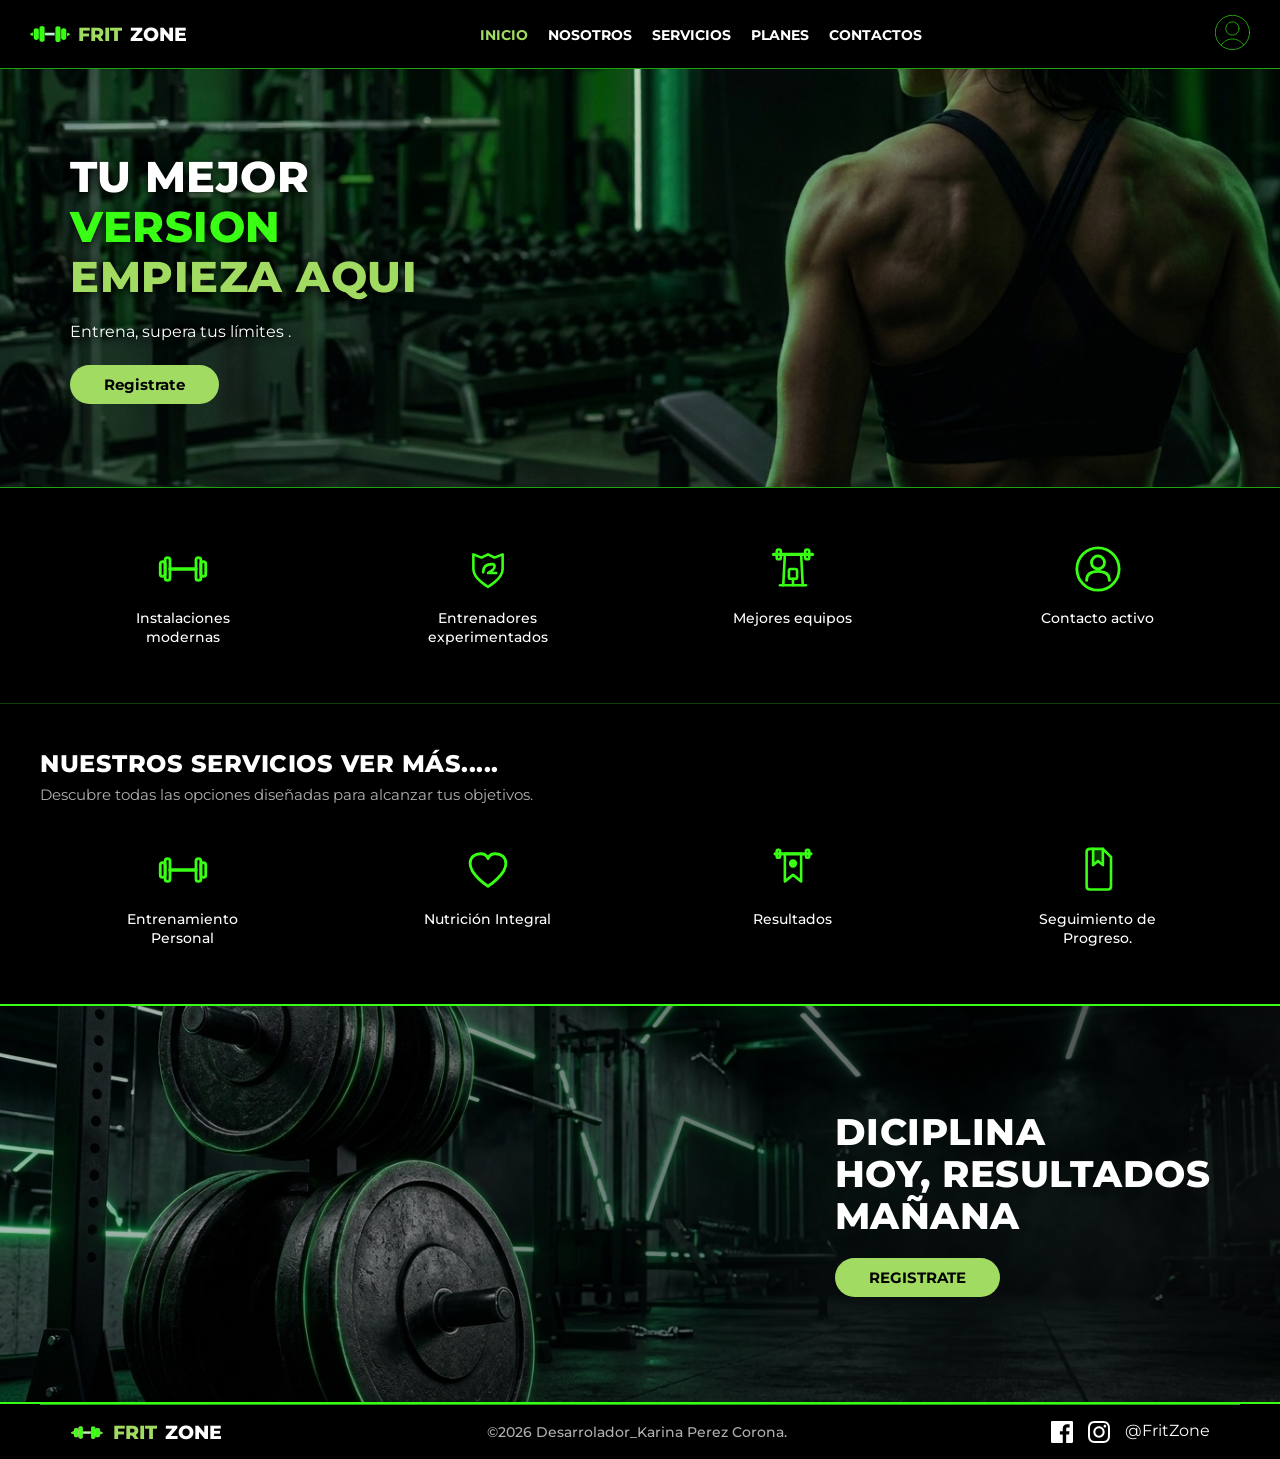
<file: index.html>
<!DOCTYPE html>
<html lang="es">

<head>
  <meta charset="UTF-8">
  <meta name="viewport" content="width=device-width, initial-scale=1.0">
  <title>FITZONE</title>
  <link rel="preconnect" href="https://fonts.googleapis.com">
  <link rel="preconnect" href="https://fonts.gstatic.com" crossorigin>
  <link href="https://fonts.googleapis.com/css2?family=Montserrat:wght@400;700&display=swap" rel="stylesheet">
  <link rel="stylesheet" href="CSS/miEstilo.css">
  <link rel="stylesheet" href="CSS/miEstiloo.css">
</head>

<body>
  <header>
    <div>
      <img src="images/logo.svg" alt="logo">
      <h6>FRIT</h6>
      <h5>ZONE</h5>
    </div>
    <nav>
      <ul>
        <li><a href="index.html" class="active">INICIO</a></li>
        <li><a href="nosotros.html">NOSOTROS</a></li>
        <li><a href="entrenadores.html">SERVICIOS</a></li>
        <li><a href="planes.html">PLANES</a></li>
        <li><a href="contactos.html">CONTACTOS</a></li>
      </ul>
    </nav>
    <a href="iniciarSesion.html">
      <img src="images/perfil.svg" alt="perfil">
    </a>
  </header>

  <main>

    <section class="hero" id="index">
      <div class="hero-overlay"></div>
      <div class="hero-contenedor">
        <div class="hero-contenido">
          <h1 class="hero-titulo">
            <span class="texto-blanco">TU MEJOR</span><br>
            <span class="texto-verde">VERSION</span><br>
            <span class="texto-verde-claro">EMPIEZA AQUI</span>
          </h1>
          <p class="hero-subtitulo">Entrena, supera tus límites .</p>
          <a href="iniciarSesion.html" class="btn-registrate">Registrate</a>
        </div>
      </div>
    </section>


    <section class="seccion-caracteristicas" id="nosotros">
      <div class="contenedor-caracteristicas">
        <div class="item-caracteristica">
          <svg class="icono-svg" viewBox="0 0 64 48" fill="none" stroke="#39FF14" stroke-width="3.5" stroke-linecap="round" stroke-linejoin="round">
            <line x1="16" y1="24" x2="48" y2="24" stroke-width="4.5"/>
            <rect x="10" y="10" width="6" height="28" rx="3"/>
            <rect x="4" y="15" width="6" height="18" rx="3"/>
            <rect x="48" y="10" width="6" height="28" rx="3"/>
            <rect x="54" y="15" width="6" height="18" rx="3"/>
          </svg>
          <p>Instalaciones<br>modernas</p>
        </div>

        <div class="item-caracteristica">
          <svg class="icono-svg" viewBox="0 0 64 64" fill="none" stroke="#39FF14" stroke-width="3.2" stroke-linecap="round" stroke-linejoin="round">
            <path d="M14 14 L24 18 L32 14 L40 18 L50 14 V32 C50 44 32 54 32 54 C32 54 14 44 14 32 Z"/>
            <path d="M26 36 C26 28 32 26 37 26 C41 26 41 30 38 33 L32 37 H42"/>
          </svg>
          <p>Entrenadores<br>experimentados</p>
        </div>

        <div class="item-caracteristica">
          <svg class="icono-svg" viewBox="0 0 64 64" fill="none" stroke="#39FF14" stroke-width="3.2" stroke-linecap="round" stroke-linejoin="round">
            <line x1="8" y1="14" x2="56" y2="14" stroke-width="4"/>
            <rect x="12" y="8" width="5" height="12" rx="2"/>
            <rect x="47" y="8" width="5" height="12" rx="2"/>
            <path d="M22 14 L20 52 M42 14 L44 52"/>
            <rect x="27" y="32" width="10" height="12" rx="2"/>
            <line x1="32" y1="44" x2="32" y2="52"/>
            <line x1="16" y1="52" x2="48" y2="52"/>
          </svg>
          <p>Mejores equipos</p>
        </div>

        <div class="item-caracteristica" id="contacto">
          <svg class="icono-svg" viewBox="0 0 64 64" fill="none" stroke="#39FF14" stroke-width="3.5" stroke-linecap="round" stroke-linejoin="round">
            <circle cx="32" cy="32" r="26"/>
            <circle cx="32" cy="24" r="8"/>
            <path d="M18 46 C18 38 24 35 32 35 C40 35 46 38 46 46"/>
          </svg>
          <p>Contacto activo</p>
        </div>
      </div>
    </section>

    <section class="seccion-servicios" id="servicios">
      <div class="servicios-contenedor">
        <div class="servicios-cabecera">
          <a href="masServicios.html" class="servicios-titulo">NUESTROS SERVICIOS VER MÁS.....</a>
          <p class="servicios-subtitulo">Descubre todas las opciones diseñadas para alcanzar tus objetivos.</p>
        </div>

        <div class="servicios-grid">
          <div class="item-servicio">
            <svg class="icono-svg" viewBox="0 0 64 48" fill="none" stroke="#39FF14" stroke-width="3.5" stroke-linecap="round" stroke-linejoin="round">
              <line x1="16" y1="24" x2="48" y2="24" stroke-width="4.5"/>
              <rect x="10" y="10" width="6" height="28" rx="3"/>
              <rect x="4" y="15" width="6" height="18" rx="3"/>
              <rect x="48" y="10" width="6" height="28" rx="3"/>
              <rect x="54" y="15" width="6" height="18" rx="3"/>
            </svg>
            <p>Entrenamiento<br>Personal</p>
          </div>

          <div class="item-servicio">
            <svg class="icono-svg" viewBox="0 0 64 64" fill="none" stroke="#39FF14" stroke-width="3.5" stroke-linecap="round" stroke-linejoin="round">
              <path d="M32 52 C32 52 10 38 10 24 C10 16 16 12 23 12 C28 12 31 15 32 18 C33 15 36 12 41 12 C48 12 54 16 54 24 C54 38 32 52 32 52 Z"/>
            </svg>
            <p>Nutrición Integral</p>
          </div>

          <div class="item-servicio">
            <svg class="icono-svg" viewBox="0 0 64 64" fill="none" stroke="#39FF14" stroke-width="3.2" stroke-linecap="round" stroke-linejoin="round">
              <line x1="10" y1="12" x2="54" y2="12" stroke-width="4"/>
              <rect x="12" y="7" width="4" height="10" rx="1.5"/>
              <rect x="48" y="7" width="4" height="10" rx="1.5"/>
              <path d="M22 12 V46 L32 38 L42 46 V12 Z"/>
              <circle cx="32" cy="24" r="3.5" fill="#39FF14"/>
            </svg>
            <p>Resultados</p>
          </div>

          <div class="item-servicio">
            <svg class="icono-svg" viewBox="0 0 64 64" fill="none" stroke="#39FF14" stroke-width="3.2" stroke-linecap="round" stroke-linejoin="round">
              <path d="M18 10 C18 7.5 19.5 6 22 6 H38 L48 16 V52 C48 54.5 46.5 56 44 56 H22 C19.5 56 18 54.5 18 52 Z"/>
              <path d="M26 6 V26 L32 21 L38 26 V6" fill="rgba(57, 255, 20, 0.2)"/>
            </svg>
            <p>Seguimiento de<br>Progreso.</p>
          </div>
        </div>
      </div>
    </section>
    <section class="banner-disciplina" id="planes">
      <div class="banner-disciplina-overlay"></div>
      <div class="banner-disciplina-contenedor">
        <div class="banner-disciplina-contenido">
          <h2 class="banner-disciplina-titulo">
            DICIPLINA<br>
            HOY, RESULTADOS<br>
            MAÑANA
          </h2>
          <a href="iniciarSesion.html" class="btn-registrate">REGISTRATE</a>
        </div>
      </div>
    </section>

  </main>
  
    <footer>
    <div class="footer-logo">
      <img src="imagenes/logo.png" alt="logo">
      <h6>FRIT</h6>
      <h5>ZONE</h5>
    </div>

    <p class="footer-autor">&copy;2026 Desarrolador_Karina Perez Corona.</p>

    <div class="footer-redes">
      <a href="https://facebook.com" target="_blank" aria-label="Facebook">
        <svg xmlns="http://www.w3.org/2000/svg" width="22" height="22" fill="currentColor" viewBox="0 0 24 24">
          <path d="M22.675 0h-21.35c-.732 0-1.325.593-1.325 1.325v21.351c0 .731.593 1.324 1.325 1.324h11.495v-9.294h-3.128v-3.622h3.128v-2.671c0-3.1 1.893-4.788 4.659-4.788 1.325 0 2.463.099 2.795.143v3.24l-1.918.001c-1.504 0-1.795.715-1.795 1.763v2.313h3.587l-.467 3.622h-3.12v9.293h6.116c.73 0 1.323-.593 1.323-1.325v-21.35c0-.732-.593-1.325-1.325-1.325z"/>
        </svg>
      </a>
      <a href="https://instagram.com" target="_blank" aria-label="Instagram">
        <svg xmlns="http://www.w3.org/2000/svg" width="22" height="22" fill="currentColor" viewBox="0 0 24 24">
          <path d="M12 2.163c3.204 0 3.584.012 4.85.07 3.252.148 4.771 1.691 4.919 4.919.058 1.265.069 1.645.069 4.849 0 3.205-.012 3.584-.069 4.849-.149 3.225-1.664 4.771-4.919 4.919-1.266.058-1.644.07-4.85.07-3.204 0-3.584-.012-4.849-.07-3.26-.149-4.771-1.699-4.919-4.92-.058-1.265-.07-1.644-.07-4.849 0-3.204.013-3.583.07-4.849.149-3.227 1.664-4.771 4.919-4.919 1.266-.057 1.645-.069 4.849-.069zm0-2.163c-3.259 0-3.667.014-4.947.072-4.358.2-6.78 2.618-6.98 6.98-.059 1.281-.073 1.689-.073 4.948 0 3.259.014 3.668.072 4.948.2 4.358 2.618 6.78 6.98 6.98 1.281.058 1.689.072 4.948.072 3.259 0 3.668-.014 4.948-.072 4.354-.2 6.782-2.618 6.979-6.98.059-1.28.073-1.689.073-4.948 0-3.259-.014-3.667-.072-4.947-.196-4.354-2.617-6.78-6.979-6.98-1.281-.059-1.69-.073-4.949-.073zm0 5.838c-3.403 0-6.162 2.759-6.162 6.162s2.759 6.163 6.162 6.163 6.162-2.759 6.162-6.163c0-3.403-2.759-6.162-6.162-6.162zm0 10.162c-2.209 0-4-1.79-4-4 0-2.209 1.791-4 4-4s4 1.791 4 4c0 2.21-1.791 4-4 4zm6.406-11.845c-.796 0-1.441.645-1.441 1.44s.645 1.44 1.441 1.44c.795 0 1.439-.645 1.439-1.44s-.644-1.44-1.439-1.44z"/>
        </svg>
      </a>
      <span>@FritZone</span>
    </div>
  </footer>
  
  <script src="js/miJS.js"></script>
</body>

</html>
</file>
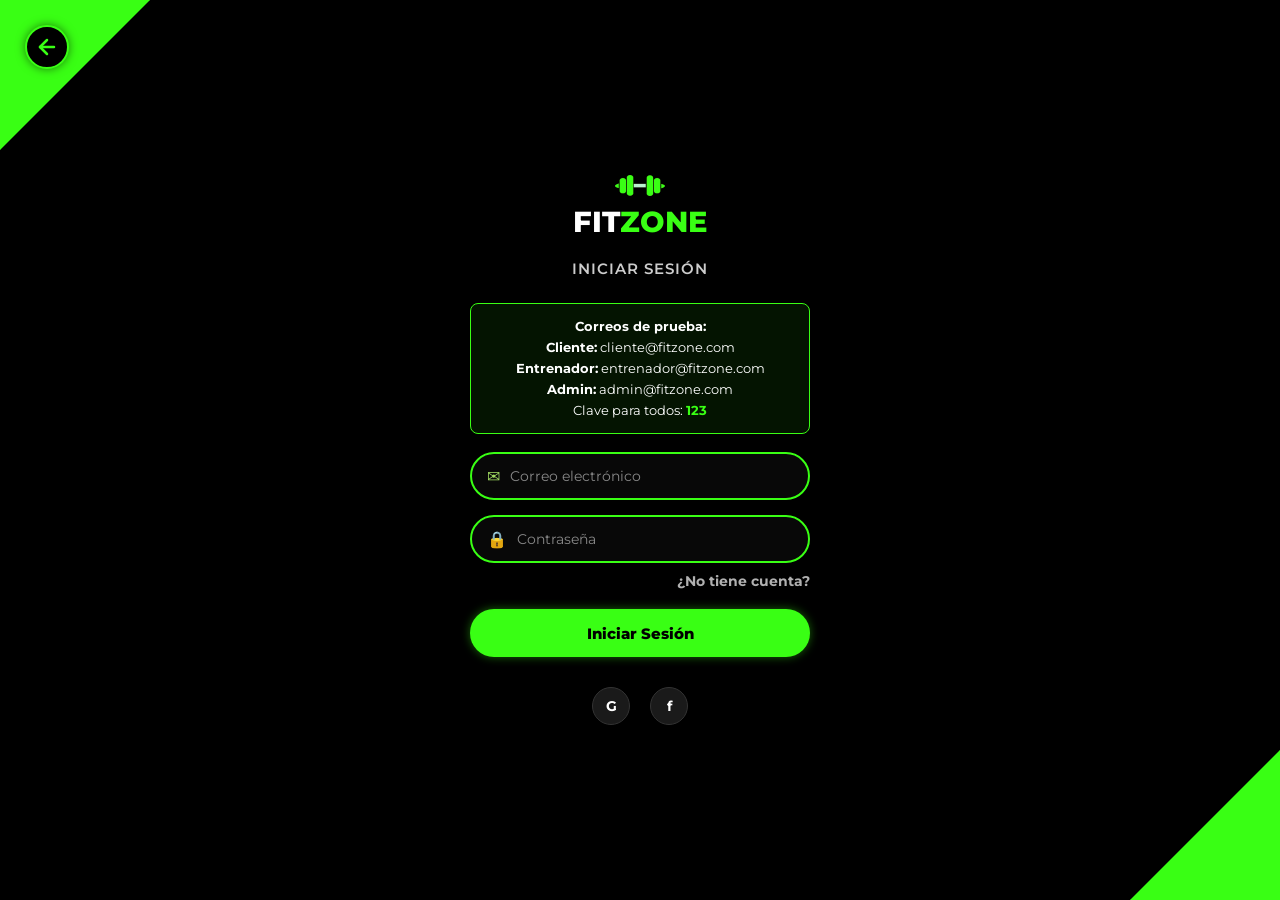
<file: administrador.html>
<!DOCTYPE html>
<html lang="es">

<head>
  <meta charset="UTF-8">
  <meta name="viewport" content="width=device-width, initial-scale=1.0">
  <title>FITZONE</title>
  <link rel="preconnect" href="https://fonts.googleapis.com">
  <link rel="preconnect" href="https://fonts.gstatic.com" crossorigin>
  <link href="https://fonts.googleapis.com/css2?family=Montserrat:wght@400;700&display=swap" rel="stylesheet">
  <link rel="stylesheet" href="CSS/miEstilo.css">
</head>

<body>
  <header>
    <div>
      <img src="images/logo.svg" alt="logo">
      <h6>FRIT</h6>
      <h5>ZONE</h5>
    </div>
    <nav>
      <ul>
        <li><a href="index.html">INICIO</a></li>
        <li><a href="nosotros.html">NOSOTROS</a></li>
        <li><a href="entrenadores.html">SERVICIOS</a></li>
        <li><a href="planes.html">PLANES</a></li>
        <li><a href="contactos.html">CONTACTOS</a></li>
      </ul>
    </nav>
    <a href="iniciarSesion.html">
      <img src="images/perfil.svg" alt="perfil">
    </a>
  </header>

 
    <div class="perfil-layout">
    
        <aside class="perfil-sidebar">
            <a href="administrador.html" class="menu-btn activo">Mi Perfil</a>
            <nav class="menu-opciones">
                <a href="#">Contraseña</a>
                <a href="#">Asistencia</a>
                <a href="#">Membresía</a>
                <a href="#">Configuración</a>
            </nav>
            <a href="iniciarSesion.html" class="menu-logout">Cerrar sesión</a>
        </aside>

        <main class="perfil-contenido">
            
         
            <div class="tarjeta-info usuario-card">
                <div class="usuario-avatar">
                    <svg xmlns="http://www.w3.org/2000/svg" width="35" height="35" fill="none" stroke="#39FF14" stroke-width="2" viewBox="0 0 24 24">
                        <path d="M20 21v-2a4 4 0 0 0-4-4H8a4 4 0 0 0-4 4v2"></path>
                        <circle cx="12" cy="7" r="4"></circle>
                    </svg>
                </div>
                <div class="usuario-datos-rapidos">
                    <h3>Administrador</h3>
                    <p>admin@fitzone.com</p>
                </div>
            </div>

            <div class="tarjeta-info">
                <h3>Información personal</h3>
                <div class="info-bloque">
                    <p><span>Nombre completo:</span> Administrador</p>
                    <p><span>Correo electrónico:</span> admin@fitzone.com</p>
                </div>
                <hr class="linea-separadora">
                <div class="info-bloque">
                    <p><span>Teléfono:</span> +57 317 4807</p>
                    <p><span>Fecha de nacimiento:</span> 14 / Octubre / 1998</p>
                </div>
                <hr class="linea-separadora">
                <div class="info-bloque">
                    <p><span>Edad:</span> 27 años</p>
                    <p><span>Género:</span> Femenino</p>
                </div>
            </div>

            <div class="tarjeta-info">
                <h3>Objetivos</h3>
                <div class="objetivos-lista">
                    <div class="objetivo-item">
                        <span>📋</span>
                        <p>Control y renovación de membresías</p>
                    </div>
                    <hr class="linea-separadora">
                    <div class="objetivo-item">
                        <span>🛠️</span>
                        <p>Supervisión y mantenimiento de equipos</p>
                    </div>
                    <hr class="linea-separadora">
                    <div class="objetivo-item">
                        <span>📈</span>
                        <p>Optimización de aforo y gestión de personal</p>
                    </div>
                </div>
                <button class="btn-neon-full">Ver más</button>
            </div>

        </main>
    </div>

    <footer>
    <div class="footer-logo">
      <img src="images/logo.svg" alt="logo">
      <h6>FRIT</h6>
      <h5>ZONE</h5>
    </div>

    <p class="footer-autor">&copy;2026 Desarrolador_Edma Ximena Palacios Villafaña.</p>

    <div class="footer-redes">
      <a href="https://facebook.com" target="_blank" aria-label="Facebook">
        <svg xmlns="http://www.w3.org/2000/svg" width="22" height="22" fill="currentColor" viewBox="0 0 24 24">
          <path d="M22.675 0h-21.35c-.732 0-1.325.593-1.325 1.325v21.351c0 .731.593 1.324 1.325 1.324h11.495v-9.294h-3.128v-3.622h3.128v-2.671c0-3.1 1.893-4.788 4.659-4.788 1.325 0 2.463.099 2.795.143v3.24l-1.918.001c-1.504 0-1.795.715-1.795 1.763v2.313h3.587l-.467 3.622h-3.12v9.293h6.116c.73 0 1.323-.593 1.323-1.325v-21.35c0-.732-.593-1.325-1.325-1.325z"/>
        </svg>
      </a>
      <a href="https://instagram.com" target="_blank" aria-label="Instagram">
        <svg xmlns="http://www.w3.org/2000/svg" width="22" height="22" fill="currentColor" viewBox="0 0 24 24">
          <path d="M12 2.163c3.204 0 3.584.012 4.85.07 3.252.148 4.771 1.691 4.919 4.919.058 1.265.069 1.645.069 4.849 0 3.205-.012 3.584-.069 4.849-.149 3.225-1.664 4.771-4.919 4.919-1.266.058-1.644.07-4.85.07-3.204 0-3.584-.012-4.849-.07-3.26-.149-4.771-1.699-4.919-4.92-.058-1.265-.07-1.644-.07-4.849 0-3.204.013-3.583.07-4.849.149-3.227 1.664-4.771 4.919-4.919 1.266-.057 1.645-.069 4.849-.069zm0-2.163c-3.259 0-3.667.014-4.947.072-4.358.2-6.78 2.618-6.98 6.98-.059 1.281-.073 1.689-.073 4.948 0 3.259.014 3.668.072 4.948.2 4.358 2.618 6.78 6.98 6.98 1.281.058 1.689.072 4.948.072 3.259 0 3.668-.014 4.948-.072 4.354-.2 6.782-2.618 6.979-6.98.059-1.28.073-1.689.073-4.948 0-3.259-.014-3.667-.072-4.947-.196-4.354-2.617-6.78-6.979-6.98-1.281-.059-1.69-.073-4.949-.073zm0 5.838c-3.403 0-6.162 2.759-6.162 6.162s2.759 6.163 6.162 6.163 6.162-2.759 6.162-6.163c0-3.403-2.759-6.162-6.162-6.162zm0 10.162c-2.209 0-4-1.79-4-4 0-2.209 1.791-4 4-4s4 1.791 4 4c0 2.21-1.791 4-4 4zm6.406-11.845c-.796 0-1.441.645-1.441 1.44s.645 1.44 1.441 1.44c.795 0 1.439-.645 1.439-1.44s-.644-1.44-1.439-1.44z"/>
        </svg>
      </a>
      <span>@FritZone</span>
    </div>
  </footer>

  <script src="js/miJS.js"></script>
</body>
</html>
</file>
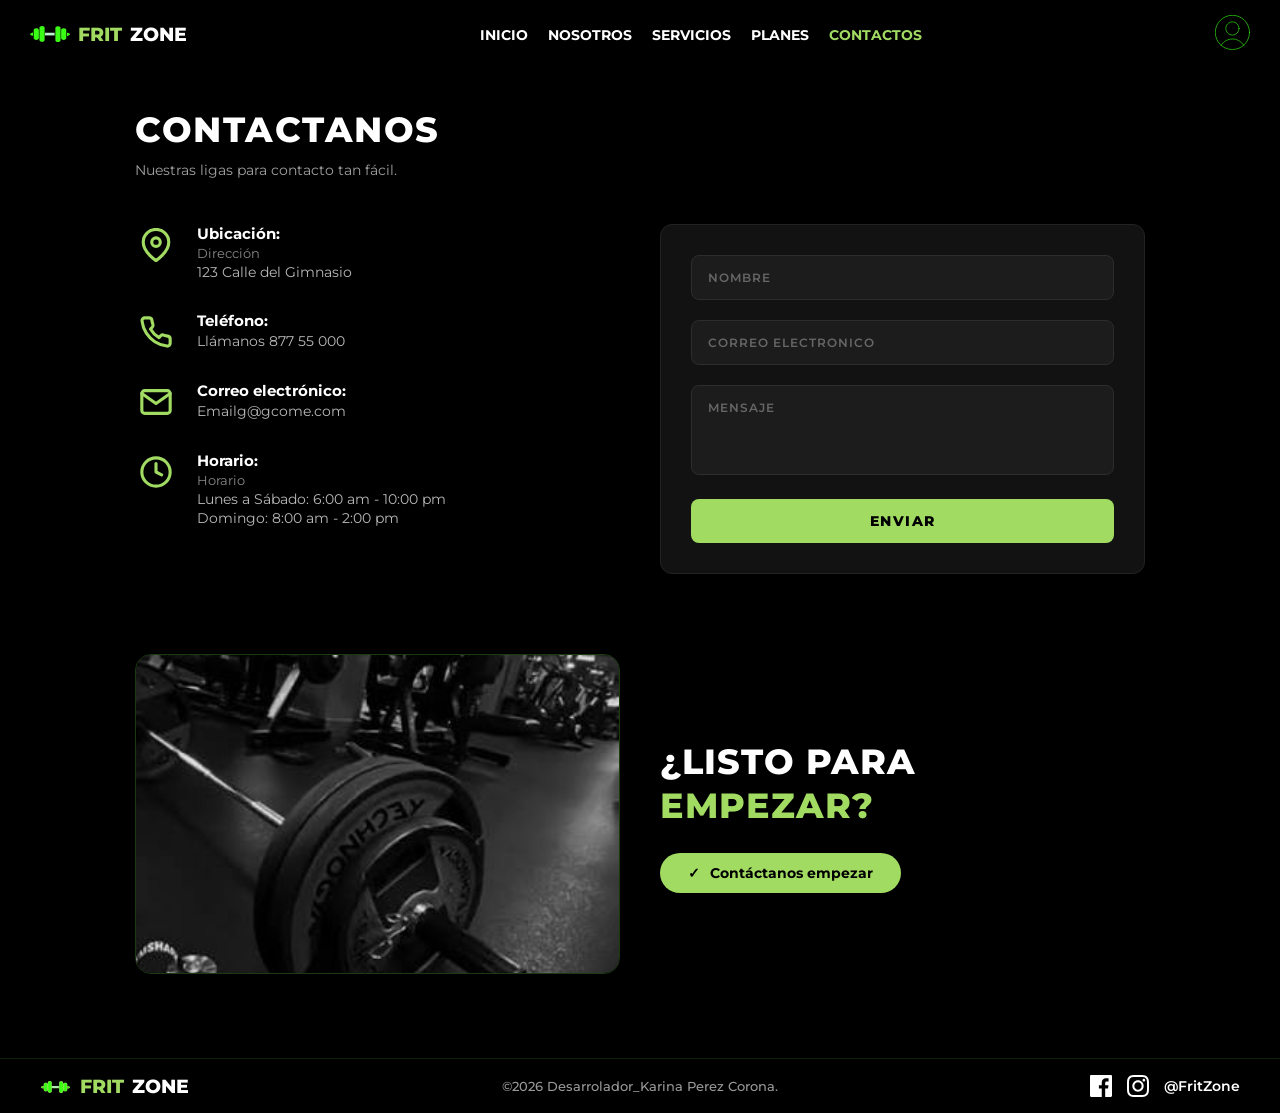
<file: contactos.html>
<!DOCTYPE html>
<html lang="es">

<head>
  <meta charset="UTF-8">
  <meta name="viewport" content="width=device-width, initial-scale=1.0">
  <title>FITZONE</title>
  <link rel="preconnect" href="https://fonts.googleapis.com">
  <link rel="preconnect" href="https://fonts.gstatic.com" crossorigin>
  <link href="https://fonts.googleapis.com/css2?family=Montserrat:wght@400;700&display=swap" rel="stylesheet">
  <link rel="stylesheet" href="CSS/miEstilo.css">
  <link rel="stylesheet" href="CSS/contactos.css">
</head>

<body>
  <header>
    <div>
      <img src="images/logo.svg" alt="logo">
      <h6>FRIT</h6>
      <h5>ZONE</h5>
    </div>
    <nav>
      <ul>
        <li><a href="index.html">INICIO</a></li>
        <li><a href="nosotros.html">NOSOTROS</a></li>
        <li><a href="entrenadores.html">SERVICIOS</a></li>
        <li><a href="planes.html">PLANES</a></li>
        <li><a href="contactos.html" class="active">CONTACTOS</a></li>
      </ul>
    </nav>
    <a href="iniciarSesion.html">
      <img src="images/perfil.svg" alt="perfil">
    </a>
  </header>

  <main>

    <section class="contacto-header">
      <h1>CONTACTANOS</h1>
      <p>Nuestras ligas para contacto tan fácil.</p>
    </section>

    <section class="contacto-grid">

      <article class="contacto-info">

        <div class="info-item">
          <div class="icon-box">
            <svg viewBox="0 0 24 24" fill="none" stroke="#a1db62" stroke-width="2.2" stroke-linecap="round" stroke-linejoin="round">
              <path d="M21 10c0 7-9 13-9 13s-9-6-9-13a9 9 0 0 1 18 0z"></path>
              <circle cx="12" cy="10" r="3"></circle>
            </svg>
          </div>
          <div class="info-text">
            <h4>Ubicación:</h4>
            <p class="sub-label">Dirección</p>
            <p>123 Calle del Gimnasio</p>
          </div>
        </div>

        <div class="info-item">
          <div class="icon-box">
            <svg viewBox="0 0 24 24" fill="none" stroke="#a1db62" stroke-width="2.2" stroke-linecap="round" stroke-linejoin="round">
              <path d="M22 16.92v3a2 2 0 0 1-2.18 2 19.79 19.79 0 0 1-8.63-3.07 19.5 19.5 0 0 1-6-6 19.79 19.79 0 0 1-3.07-8.67A2 2 0 0 1 4.11 2h3a2 2 0 0 1 2 1.72 12.84 12.84 0 0 0 .7 2.81 2 2 0 0 1-.45 2.11L8.09 9.91a16 16 0 0 0 6 6l1.27-1.27a2 2 0 0 1 2.11-.45 12.84 12.84 0 0 0 2.81.7A2 2 0 0 1 22 16.92z"></path>
            </svg>
          </div>
          <div class="info-text">
            <h4>Teléfono:</h4>
            <p>Llámanos 877 55 000</p>
          </div>
        </div>

        <div class="info-item">
          <div class="icon-box">
            <svg viewBox="0 0 24 24" fill="none" stroke="#a1db62" stroke-width="2.2" stroke-linecap="round" stroke-linejoin="round">
              <path d="M4 4h16c1.1 0 2 .9 2 2v12c0 1.1-.9 2-2 2H4c-1.1 0-2-.9-2-2V6c0-1.1.9-2 2-2z"></path>
              <polyline points="22,6 12,13 2,6"></polyline>
            </svg>
          </div>
          <div class="info-text">
            <h4>Correo electrónico:</h4>
            <p>Emailg@gcome.com</p>
          </div>
        </div>

        <div class="info-item">
          <div class="icon-box">
            <svg viewBox="0 0 24 24" fill="none" stroke="#a1db62" stroke-width="2.2" stroke-linecap="round" stroke-linejoin="round">
              <circle cx="12" cy="12" r="10"></circle>
              <polyline points="12 6 12 12 16 14"></polyline>
            </svg>
          </div>
          <div class="info-text">
            <h4>Horario:</h4>
            <p class="sub-label">Horario</p>
            <p>Lunes a Sábado: 6:00 am - 10:00 pm</p>
            <p>Domingo: 8:00 am - 2:00 pm</p>
          </div>
        </div>

      </article>

      <article class="formulario-card">
        <form action="contactos.html" method="GET">
          
          <div class="form-group">
            <input type="text" id="nombre" name="nombre" placeholder="NOMBRE" required>
          </div>

          <div class="form-group">
            <input type="email" id="correo" name="correo" placeholder="CORREO ELECTRONICO" required>
          </div>

          <div class="form-group">
            <textarea id="mensaje" name="mensaje" rows="4" placeholder="MENSAJE" required></textarea>
          </div>

          <button type="submit" class="btn-enviar">ENVIAR</button>
        </form>
      </article>

    </section>

    <section class="empezar-section">
      <figure class="media-frame">
        <img src="imagenes/gim.jpg" alt="Instalaciones del gimnasio">
      </figure>

      <article class="empezar-content">
        <h2>¿LISTO PARA <br><span class="text-green">EMPEZAR?</span></h2>
        <a href="contactos.html" class="btn-empezar">
          <span class="check-icon">✓</span> Contáctanos empezar
        </a>
      </article>
    </section>

  </main>

  <footer>
    <div class="footer-logo">
      <img src="imagenes/logo.png" alt="logo">
      <h6>FRIT</h6>
      <h5>ZONE</h5>
    </div>
 <p class="footer-autor">&copy;2026 Desarrolador_Karina Perez Corona.</p>

    <div class="footer-redes">
      <a href="https://facebook.com" target="_blank" aria-label="Facebook">
        <svg xmlns="http://www.w3.org/2000/svg" width="22" height="22" fill="currentColor" viewBox="0 0 24 24">
          <path d="M22.675 0h-21.35c-.732 0-1.325.593-1.325 1.325v21.351c0 .731.593 1.324 1.325 1.324h11.495v-9.294h-3.128v-3.622h3.128v-2.671c0-3.1 1.893-4.788 4.659-4.788 1.325 0 2.463.099 2.795.143v3.24l-1.918.001c-1.504 0-1.795.715-1.795 1.763v2.313h3.587l-.467 3.622h-3.12v9.293h6.116c.73 0 1.323-.593 1.323-1.325v-21.35c0-.732-.593-1.325-1.325-1.325z"/>
        </svg>
      </a>
      <a href="https://instagram.com" target="_blank" aria-label="Instagram">
        <svg xmlns="http://www.w3.org/2000/svg" width="22" height="22" fill="currentColor" viewBox="0 0 24 24">
          <path d="M12 2.163c3.204 0 3.584.012 4.85.07 3.252.148 4.771 1.691 4.919 4.919.058 1.265.069 1.645.069 4.849 0 3.205-.012 3.584-.069 4.849-.149 3.225-1.664 4.771-4.919 4.919-1.266.058-1.644.07-4.85.07-3.204 0-3.584-.012-4.849-.07-3.26-.149-4.771-1.699-4.919-4.92-.058-1.265-.07-1.644-.07-4.849 0-3.204.013-3.583.07-4.849.149-3.227 1.664-4.771 4.919-4.919 1.266-.057 1.645-.069 4.849-.069zm0-2.163c-3.259 0-3.667.014-4.947.072-4.358.2-6.78 2.618-6.98 6.98-.059 1.281-.073 1.689-.073 4.948 0 3.259.014 3.668.072 4.948.2 4.358 2.618 6.78 6.98 6.98 1.281.058 1.689.072 4.948.072 3.259 0 3.668-.014 4.948-.072 4.354-.2 6.782-2.618 6.979-6.98.059-1.28.073-1.689.073-4.948 0-3.259-.014-3.667-.072-4.947-.196-4.354-2.617-6.78-6.979-6.98-1.281-.059-1.69-.073-4.949-.073zm0 5.838c-3.403 0-6.162 2.759-6.162 6.162s2.759 6.163 6.162 6.163 6.162-2.759 6.162-6.163c0-3.403-2.759-6.162-6.162-6.162zm0 10.162c-2.209 0-4-1.79-4-4 0-2.209 1.791-4 4-4s4 1.791 4 4c0 2.21-1.791 4-4 4zm6.406-11.845c-.796 0-1.441.645-1.441 1.44s.645 1.44 1.441 1.44c.795 0 1.439-.645 1.439-1.44s-.644-1.44-1.439-1.44z"/>
        </svg>
      </a>
      <span>@FritZone</span>
    </div>
  </footer>

</body>

</html>
</file>
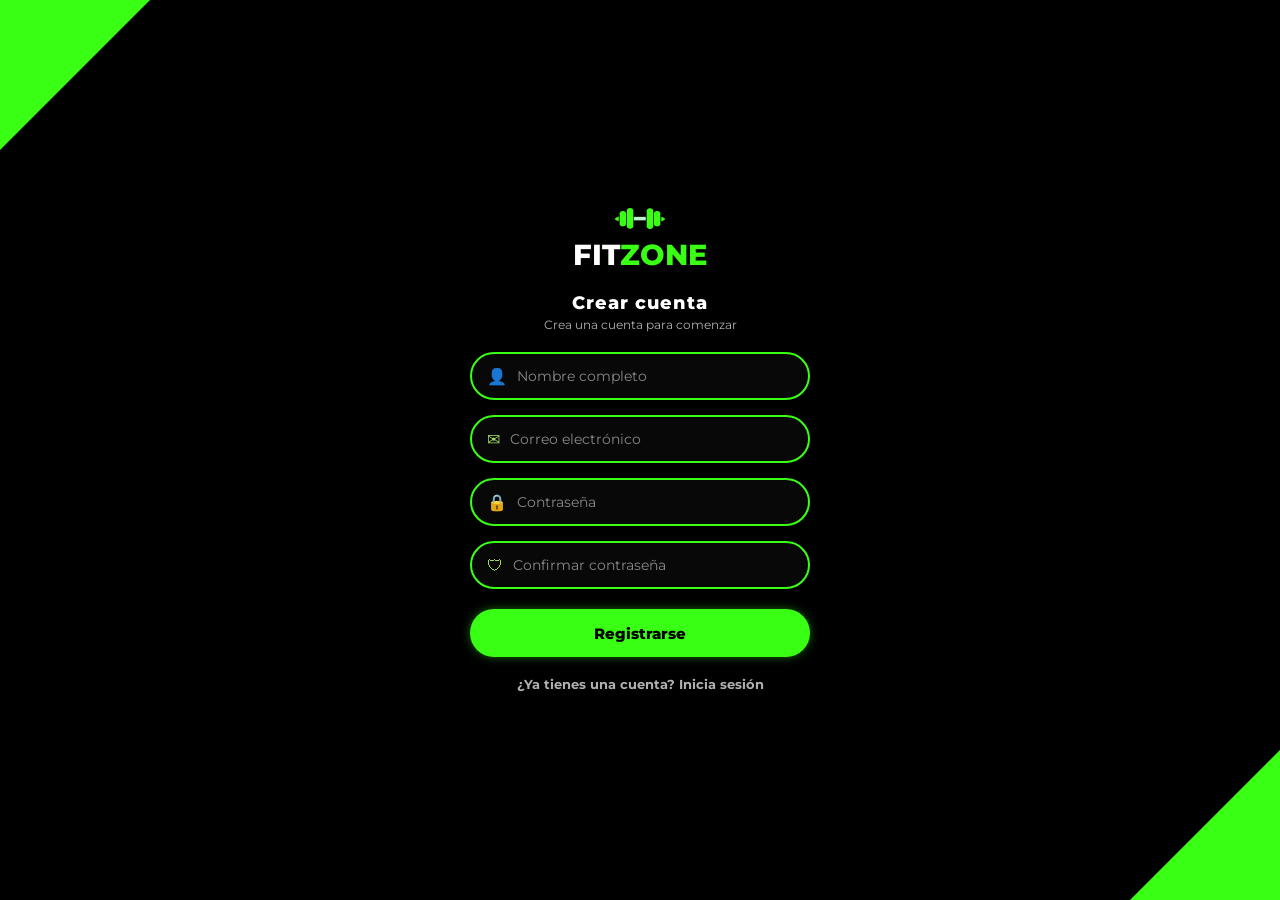
<file: crearCuenta.html>
<!DOCTYPE html>
<html lang="es">
<head>
    <meta charset="UTF-8">
    <title>FITZONE - Crear Cuenta</title>
    <link rel="stylesheet" href="CSS/miEstilo.css">
      <link rel="preconnect" href="https://fonts.googleapis.com">
  <link rel="preconnect" href="https://fonts.gstatic.com" crossorigin>
    <link href="https://fonts.googleapis.com/css2?family=Montserrat:wght@400;600;800&display=swap" rel="stylesheet">
</head>
<body class="login-body">
    <div class="esquina-superior"></div>

    <div class="login-container">
        <div class="login-logo">
            <img src="images/logo.svg" alt="FITZONE Logo">
            <h1>FIT<span>ZONE</span></h1>
        </div>

        <div class="subtitulo-registro">
            <h2>Crear cuenta</h2>
            <p>Crea una cuenta para comenzar</p>
        </div>

        <form class="login-form">
            <div class="input-grupo">
                <span class="icono">👤</span>
                <input type="text" placeholder="Nombre completo" required>
            </div>

            <div class="input-grupo">
                <span class="icono">✉</span>
                <input type="email" placeholder="Correo electrónico" required>
            </div>

            <div class="input-grupo">
                <span class="icono">🔒</span>
                <input type="password" placeholder="Contraseña" required>
            </div>

            <div class="input-grupo">
                <span class="icono">🛡</span>
                <input type="password" placeholder="Confirmar contraseña" required>
            </div>

            <a href="perfil.html" class="btn-neon btn-link">Registrarse</a>

            <div class="recuperar-link centro">
                <a href="iniciarSesion.html">¿Ya tienes una cuenta? Inicia sesión</a>
            </div>
        </form>
    </div>

    
    <div class="esquina-inferior"></div>

    <script src="js/miJS.js"></script>
</body>
</html>
</file>
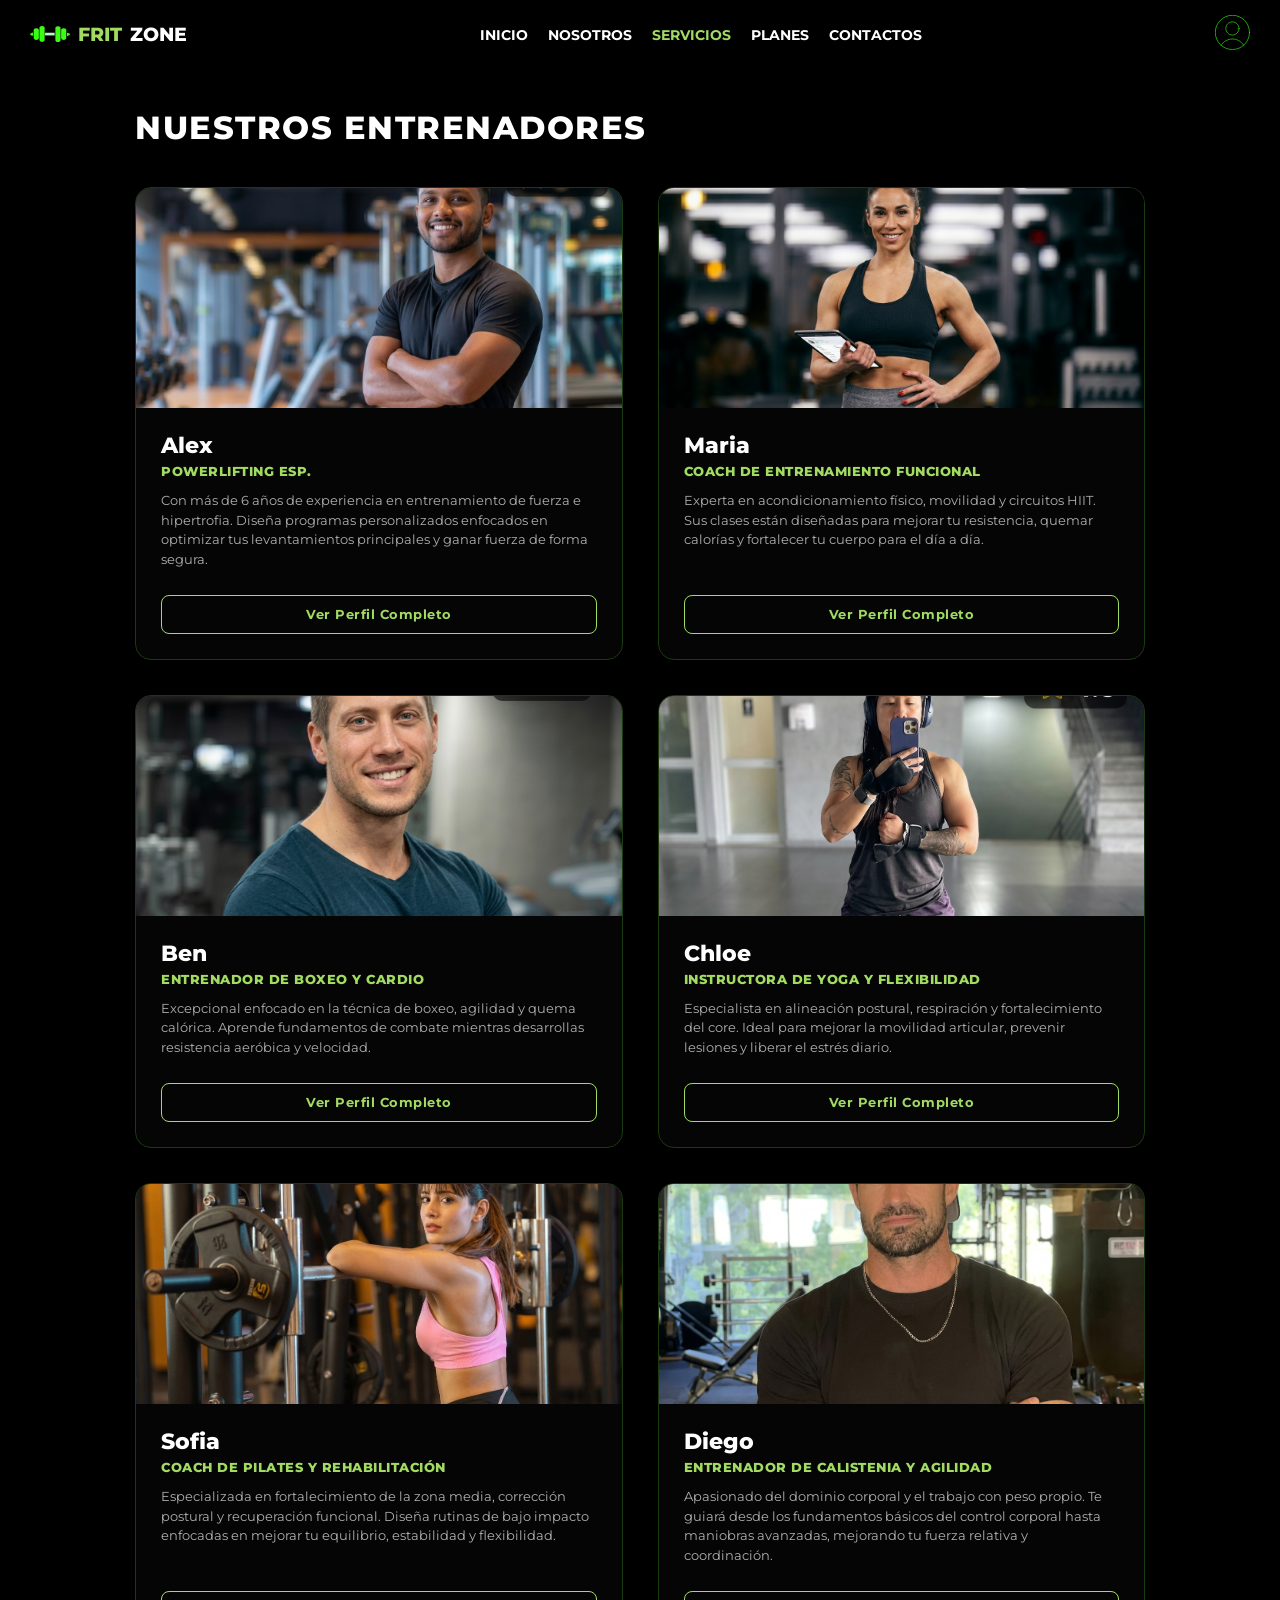
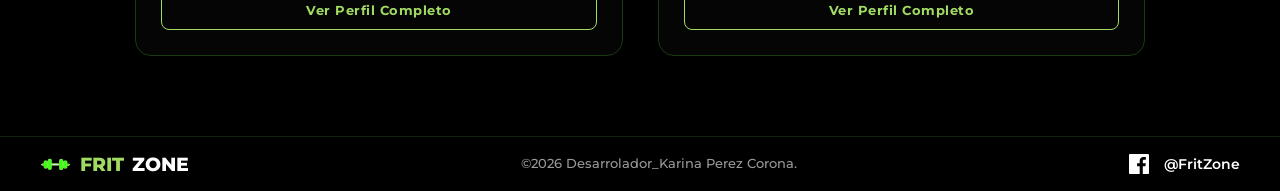
<file: entrenadores.html>
<!DOCTYPE html>
<html lang="es">

<head>
  <meta charset="UTF-8">
  <meta name="viewport" content="width=device-width, initial-scale=1.0">
  <title>FITZONE</title>
  <link rel="preconnect" href="https://fonts.googleapis.com">
  <link rel="preconnect" href="https://fonts.gstatic.com" crossorigin>
  <link href="https://fonts.googleapis.com/css2?family=Montserrat:wght@400;700&display=swap" rel="stylesheet">
  <link rel="stylesheet" href="CSS/miEstilo.css">
  <link rel="stylesheet" href="CSS/entrenadores.css">
</head>

<body>
  <header>
    <div>
      <img src="images/logo.svg" alt="logo">
      <h6>FRIT</h6>
      <h5>ZONE</h5>
    </div>
    <nav>
      <ul>
        <li><a href="index.html">INICIO</a></li>
        <li><a href="nosotros.html">NOSOTROS</a></li>
        <li><a href="entrenadores.html" class="active">SERVICIOS</a></li>
        <li><a href="planes.html">PLANES</a></li>
        <li><a href="contactos.html">CONTACTOS</a></li>
      </ul>
    </nav>
    <a href="iniciarSesion.html">
      <img src="images/perfil.svg" alt="perfil">
    </a>
  </header>


 
  <main>

    <section class="entrenadores-header">
      <h1>NUESTROS ENTRENADORES</h1>
    </section>

   
    <section class="grid-entrenadores">

     
      <article class="trainer-card">
     
        <div class="trainer-img">
          <img src="imagenes/E1.jpg" alt="Alex">
        </div>
        <div class="trainer-info">
          <h2>Alex</h2>
          <h3 class="specialty">POWERLIFTING ESP.</h3>
          <p>Con más de 6 años de experiencia en entrenamiento de fuerza e hipertrofia. Diseña programas personalizados enfocados en optimizar tus levantamientos principales y ganar fuerza de forma segura.</p>
          <a href="perfilEntrenador.html" class="btn-perfil">Ver Perfil Completo</a>
        </div>
      </article>

     
      <article class="trainer-card">
      
        <div class="trainer-img">
          <img src="imagenes/E2.jpg" alt="Maria">
        </div>
        <div class="trainer-info">
          <h2>Maria</h2>
          <h3 class="specialty">COACH DE ENTRENAMIENTO FUNCIONAL</h3>
          <p>Experta en acondicionamiento físico, movilidad y circuitos HIIT. Sus clases están diseñadas para mejorar tu resistencia, quemar calorías y fortalecer tu cuerpo para el día a día.</p>
          <a href="perfilEntrenador.html" class="btn-perfil">Ver Perfil Completo</a>
        </div>
      </article>

     
      <article class="trainer-card">
        
        <div class="trainer-img">
          <img src="imagenes/E3.jpg" alt="Ben">
        </div>
        <div class="trainer-info">
          <h2>Ben</h2>
          <h3 class="specialty">ENTRENADOR DE BOXEO Y CARDIO</h3>
          <p>Excepcional enfocado en la técnica de boxeo, agilidad y quema calórica. Aprende fundamentos de combate mientras desarrollas resistencia aeróbica y velocidad.</p>
          <a href="perfilEntrenador.html" class="btn-perfil">Ver Perfil Completo</a>
        </div>
      </article>

 
      <article class="trainer-card">
     
        <div class="trainer-img">
          <img src="imagenes/E4.jpg" alt="Chloe">
        </div>
        <div class="trainer-info">
          <h2>Chloe</h2>
          <h3 class="specialty">INSTRUCTORA DE YOGA Y FLEXIBILIDAD</h3>
          <p>Especialista en alineación postural, respiración y fortalecimiento del core. Ideal para mejorar la movilidad articular, prevenir lesiones y liberar el estrés diario.</p>
          <a href="perfilEntrenador.html" class="btn-perfil">Ver Perfil Completo</a>
        </div>
      </article>

      <article class="trainer-card">
        <div class="trainer-img">
          <img src="imagenes/E5.jpg" alt="Sofia">
        </div>
        <div class="trainer-info">
          <h2>Sofia</h2>
          <h3 class="specialty">COACH DE PILATES Y REHABILITACIÓN</h3>
          <p>Especializada en fortalecimiento de la zona media, corrección postural y recuperación funcional. Diseña rutinas de bajo impacto enfocadas en mejorar tu equilibrio, estabilidad y flexibilidad.</p>
          <a href="perfilEntrenador.html" class="btn-perfil">Ver Perfil Completo</a>
        </div>
      </article>

      <article class="trainer-card">
        <div class="trainer-img">
          <img src="imagenes/E6.jpg" alt="Diego">
        </div>
        <div class="trainer-info">
          <h2>Diego</h2>
          <h3 class="specialty">ENTRENADOR DE CALISTENIA Y AGILIDAD</h3>
          <p>Apasionado del dominio corporal y el trabajo con peso propio. Te guiará desde los fundamentos básicos del control corporal hasta maniobras avanzadas, mejorando tu fuerza relativa y coordinación.</p>
          <a href="perfilEntrenador.html" class="btn-perfil">Ver Perfil Completo</a>
        </div>
      </article>

    </section>

  </main>

  <footer>
    <div class="footer-logo">
      <img src="imagenes/logo.png" alt="logo">
      <h6>FRIT</h6>
      <h5>ZONE</h5>
    </div>

     <p class="footer-autor">&copy;2026 Desarrolador_Karina Perez Corona.</p>

    <div class="footer-redes">
      <a href="https://facebook.com" target="_blank" aria-label="Facebook">
        <svg xmlns="http://www.w3.org/2000/svg" width="20" height="20" fill="currentColor" viewBox="0 0 24 24">
          <path d="M22.675 0h-21.35c-.732 0-1.325.593-1.325 1.325v21.351c0 .731.593 1.324 1.325 1.324h11.495v-9.294h-3.128v-3.622h3.128v-2.671c0-3.1 1.893-4.788 4.659-4.788 1.325 0 2.463.099 2.795.143v3.24l-1.918.001c-1.504 0-1.795.715-1.795 1.763v2.313h3.587l-.467 3.622h-3.12v9.293h6.116c.73 0 1.323-.593 1.323-1.325v-21.35c0-.732-.593-1.325-1.325-1.325z"/>
        </svg>
      </a>
      <span>@FritZone</span>
    </div>
  </footer>

</body>

</html>
</file>
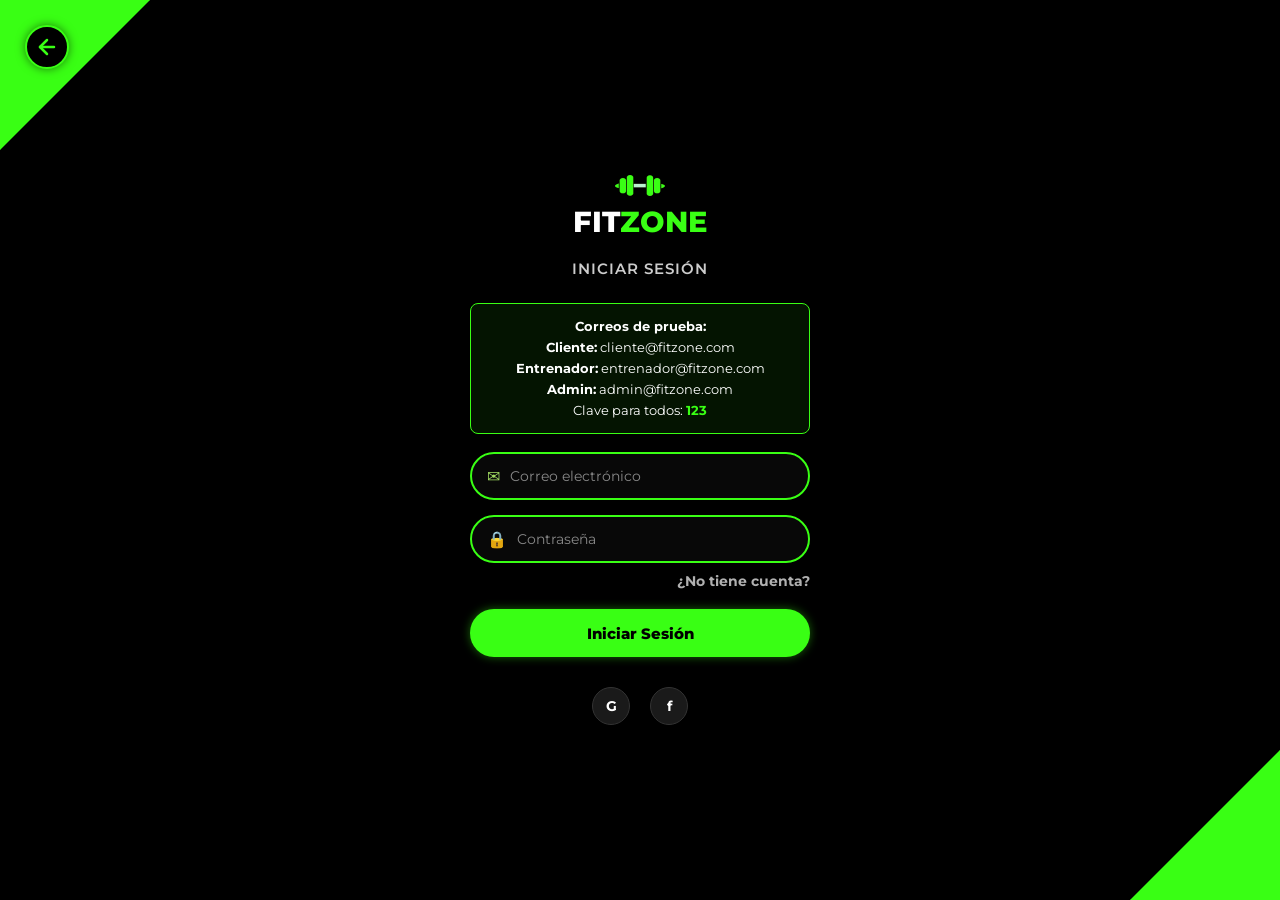
<file: iniciarSesion.html>
<!DOCTYPE html>
<html lang="es">
<head>
    <meta charset="UTF-8">
    <title>FITZONE - Iniciar Sesión</title>
    <link rel="stylesheet" href="CSS/miEstilo.css">
      <link rel="preconnect" href="https://fonts.googleapis.com">
  <link rel="preconnect" href="https://fonts.gstatic.com" crossorigin>
    <link href="https://fonts.googleapis.com/css2?family=Montserrat:wght@400;600;800&display=swap" rel="stylesheet">
</head>
<body class="login-body">

    <a href="index.html" class="btn-volver" title="Volver al inicio" aria-label="Volver al inicio">
        <svg xmlns="http://www.w3.org/2000/svg" width="24" height="24" viewBox="0 0 24 24" fill="none" stroke="currentColor" stroke-width="2.5" stroke-linecap="round" stroke-linejoin="round">
            <line x1="19" y1="12" x2="5" y2="12"></line>
            <polyline points="12 19 5 12 12 5"></polyline>
        </svg>
    </a>

    <div class="esquina-superior"></div>

    <div class="login-container">
        
        <div class="login-logo">
            <img src="images/logo.svg" alt="FITZONE Logo">
            <h1>FIT<span>ZONE</span></h1>
        </div>

        <h2>INICIAR SESIÓN</h2>

        <div style="background: rgba(57, 255, 20, 0.08); border: 1px solid #39FF14; border-radius: 8px; padding: 12px; margin-bottom: 18px; font-size: 0.82rem; text-align: center; color: #ffffff; line-height: 1.6;">
            <strong>Correos de prueba:</strong><br>
            <strong>Cliente:</strong> cliente@fitzone.com<br>
            <strong>Entrenador:</strong> entrenador@fitzone.com<br>
            <strong>Admin:</strong> admin@fitzone.com<br>
            Clave para todos: <strong style="color: #39FF14;">123</strong>
        </div>

        <form class="login-form">
            <div class="input-grupo">
                <span class="icono">✉</span>
                <input type="email" placeholder="Correo electrónico" required>
            </div>

            <div class="input-grupo">
                <span class="icono">🔒</span>
                <input type="password" placeholder="Contraseña" required>
            </div>

            <div class="recuperar-link">
                <a href="crearCuenta.html">¿No tiene cuenta?</a>
            </div>

            <a href="perfil.html" class="btn-neon btn-link">Iniciar Sesión</a>
        </form>
        <div class="social-login">
            <a href="iniciarSesion.html" class="social-icon">G</a>
            <a href="iniciarSesion.html" class="social-icon">f</a>
        </div>
    </div>
    <div class="esquina-inferior"></div>

    <script src="js/miJS.js"></script>
</body>
</html>
</file>
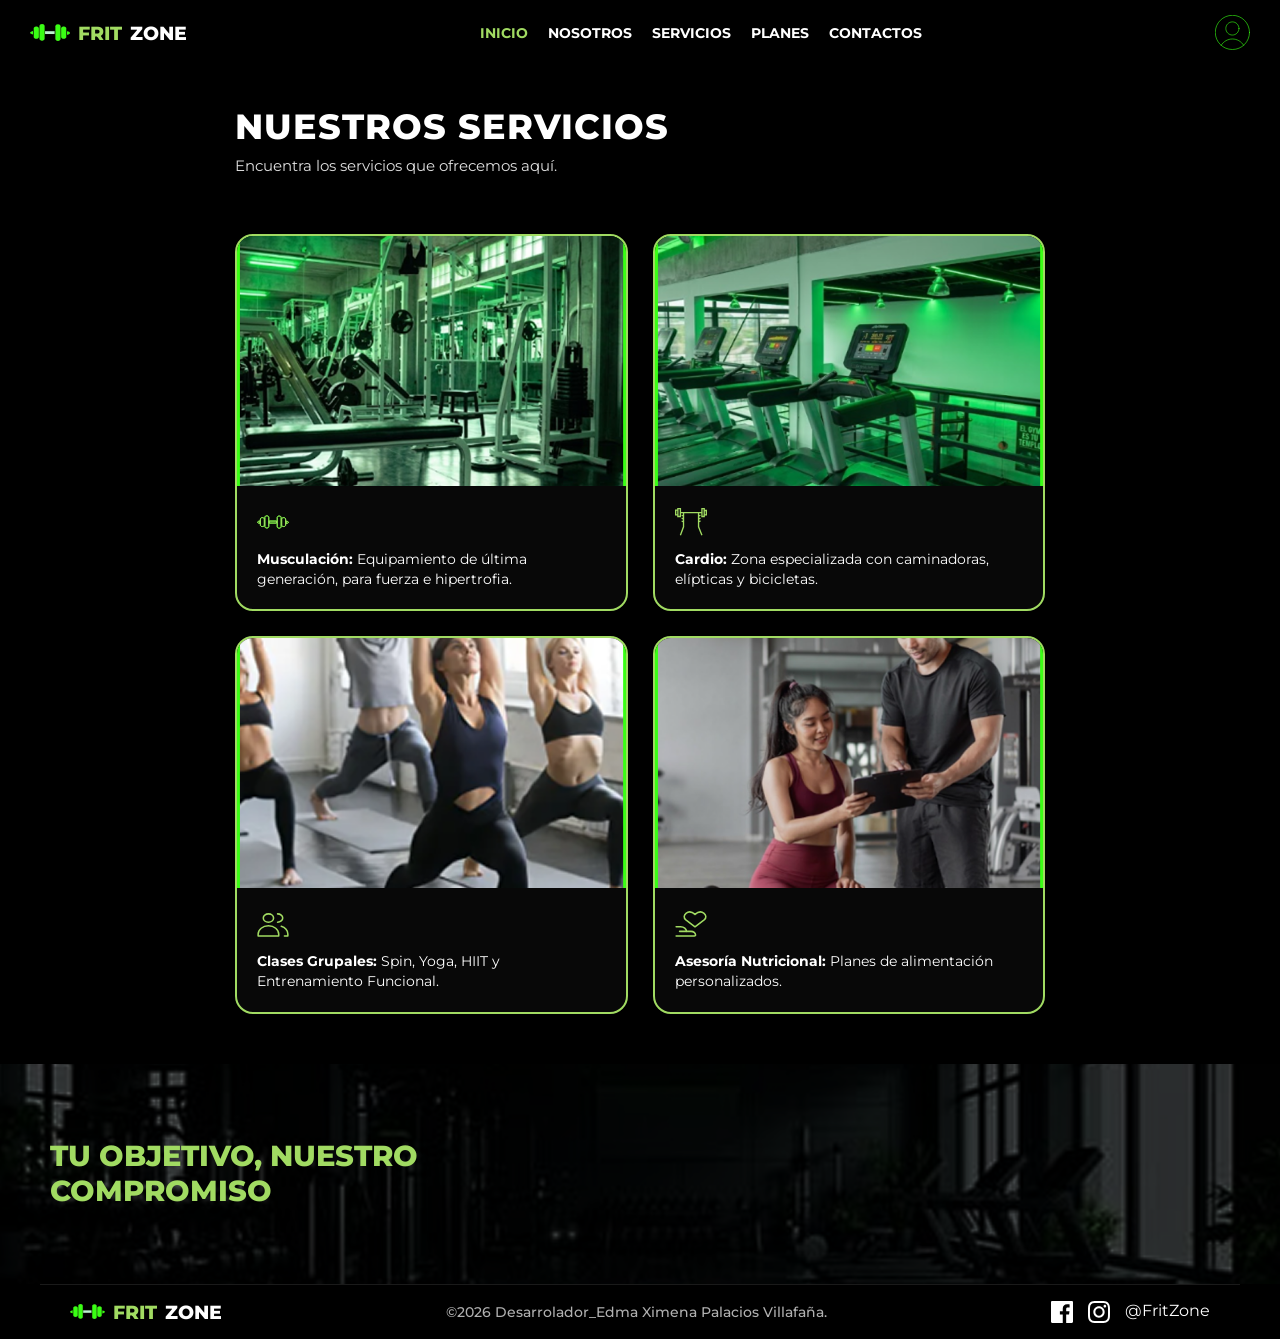
<file: masServicios.html>
<html lang="es">

<head>
  <meta charset="UTF-8">
  <meta name="viewport" content="width=device-width, initial-scale=1.0">
  <title>FITZONE</title>
  <link rel="preconnect" href="https://fonts.googleapis.com">
  <link rel="preconnect" href="https://fonts.gstatic.com" crossorigin>
  <link href="https://fonts.googleapis.com/css2?family=Montserrat:wght@400;700&display=swap" rel="stylesheet">
  <link rel="stylesheet" href="CSS/miEstilo.css">
</head>

<body>
  <header>
    <div>
      <img src="images/logo.svg" alt="logo">
      <h6>FRIT</h6>
      <h5>ZONE</h5>
    </div>
    <nav>
      <ul>
        <li><a href="index.html" class="active">INICIO</a></li>
        <li><a href="nosotros.html">NOSOTROS</a></li>
        <li><a href="entrenadores.html">SERVICIOS</a></li>
        <li><a href="planes.html">PLANES</a></li>
        <li><a href="contactos.html">CONTACTOS</a></li>
      </ul>
    </nav>
    <a href="iniciarSesion.html">
      <img src="images/perfil.svg" alt="perfil">
    </a>
  </header>
 

  <main>
    <section class="titulo-seccion">
      <h1>NUESTROS SERVICIOS</h1>
      <p>Encuentra los servicios que ofrecemos aquí.</p>
    </section>
    <br>
    <section class="grid-servicios">
      <article class="tarjeta">
        <img src="images/Rectangle 29.png" alt="Musculación">
        <div class="tarjeta-contenido">
          <img src="images/pesacardio.svg" alt="Icono">
          <p><strong>Musculación:</strong> Equipamiento de última generación, para fuerza e hipertrofia.</p>
        </div>
      </article>

      <article class="tarjeta">
        <img src="images/Rectangle 30.png" alt="Cardio">
        <div class="tarjeta-contenido">
          <img src="images/Vector 9.svg" alt="Icono">
          <p><strong>Cardio:</strong> Zona especializada con caminadoras, elípticas y bicicletas.</p>
        </div>
      </article>

      <article class="tarjeta">
        <img src="images/Rectangle 31.png" alt="Clases Grupales">
        <div class="tarjeta-contenido">
          <img src="images/clasesgrupales.svg" alt="Icono">
          <p><strong>Clases Grupales:</strong> Spin, Yoga, HIIT y Entrenamiento Funcional.</p>
        </div>
      </article>

      <article class="tarjeta">
        <img src="images/Rectangle 32.png" alt="Asesoría Nutricional">
        <div class="tarjeta-contenido">
          <img src="images/asesoris.svg" alt="Icono">
          <p><strong>Asesoría Nutricional:</strong> Planes de alimentación personalizados.</p>
        </div>
      </article>
    </section>

    <section class="banner-compromiso">
      <img src="images/Rectangle 15.png" alt="Gym">
      <h2>TU OBJETIVO, NUESTRO COMPROMISO</h2>
    </section>
  </main>

  <footer>
    <div class="footer-logo">
      <img src="images/logo.svg" alt="logo">
      <h6>FRIT</h6>
      <h5>ZONE</h5>
    </div>

    <p class="footer-autor">&copy;2026 Desarrolador_Edma Ximena Palacios Villafaña.</p>

    <div class="footer-redes">
      <a href="https://facebook.com" target="_blank" aria-label="Facebook">
        <svg xmlns="http://www.w3.org/2000/svg" width="22" height="22" fill="currentColor" viewBox="0 0 24 24">
          <path d="M22.675 0h-21.35c-.732 0-1.325.593-1.325 1.325v21.351c0 .731.593 1.324 1.325 1.324h11.495v-9.294h-3.128v-3.622h3.128v-2.671c0-3.1 1.893-4.788 4.659-4.788 1.325 0 2.463.099 2.795.143v3.24l-1.918.001c-1.504 0-1.795.715-1.795 1.763v2.313h3.587l-.467 3.622h-3.12v9.293h6.116c.73 0 1.323-.593 1.323-1.325v-21.35c0-.732-.593-1.325-1.325-1.325z"/>
        </svg>
      </a>
      <a href="https://instagram.com" target="_blank" aria-label="Instagram">
        <svg xmlns="http://www.w3.org/2000/svg" width="22" height="22" fill="currentColor" viewBox="0 0 24 24">
          <path d="M12 2.163c3.204 0 3.584.012 4.85.07 3.252.148 4.771 1.691 4.919 4.919.058 1.265.069 1.645.069 4.849 0 3.205-.012 3.584-.069 4.849-.149 3.225-1.664 4.771-4.919 4.919-1.266.058-1.644.07-4.85.07-3.204 0-3.584-.012-4.849-.07-3.26-.149-4.771-1.699-4.919-4.92-.058-1.265-.07-1.644-.07-4.849 0-3.204.013-3.583.07-4.849.149-3.227 1.664-4.771 4.919-4.919 1.266-.057 1.645-.069 4.849-.069zm0-2.163c-3.259 0-3.667.014-4.947.072-4.358.2-6.78 2.618-6.98 6.98-.059 1.281-.073 1.689-.073 4.948 0 3.259.014 3.668.072 4.948.2 4.358 2.618 6.78 6.98 6.98 1.281.058 1.689.072 4.948.072 3.259 0 3.668-.014 4.948-.072 4.354-.2 6.782-2.618 6.979-6.98.059-1.28.073-1.689.073-4.948 0-3.259-.014-3.667-.072-4.947-.196-4.354-2.617-6.78-6.979-6.98-1.281-.059-1.69-.073-4.949-.073zm0 5.838c-3.403 0-6.162 2.759-6.162 6.162s2.759 6.163 6.162 6.163 6.162-2.759 6.162-6.163c0-3.403-2.759-6.162-6.162-6.162zm0 10.162c-2.209 0-4-1.79-4-4 0-2.209 1.791-4 4-4s4 1.791 4 4c0 2.21-1.791 4-4 4zm6.406-11.845c-.796 0-1.441.645-1.441 1.44s.645 1.44 1.441 1.44c.795 0 1.439-.645 1.439-1.44s-.644-1.44-1.439-1.44z"/>
        </svg>
      </a>
      <span>@FritZone</span>
    </div>
  </footer>
</body>

</html>
</file>
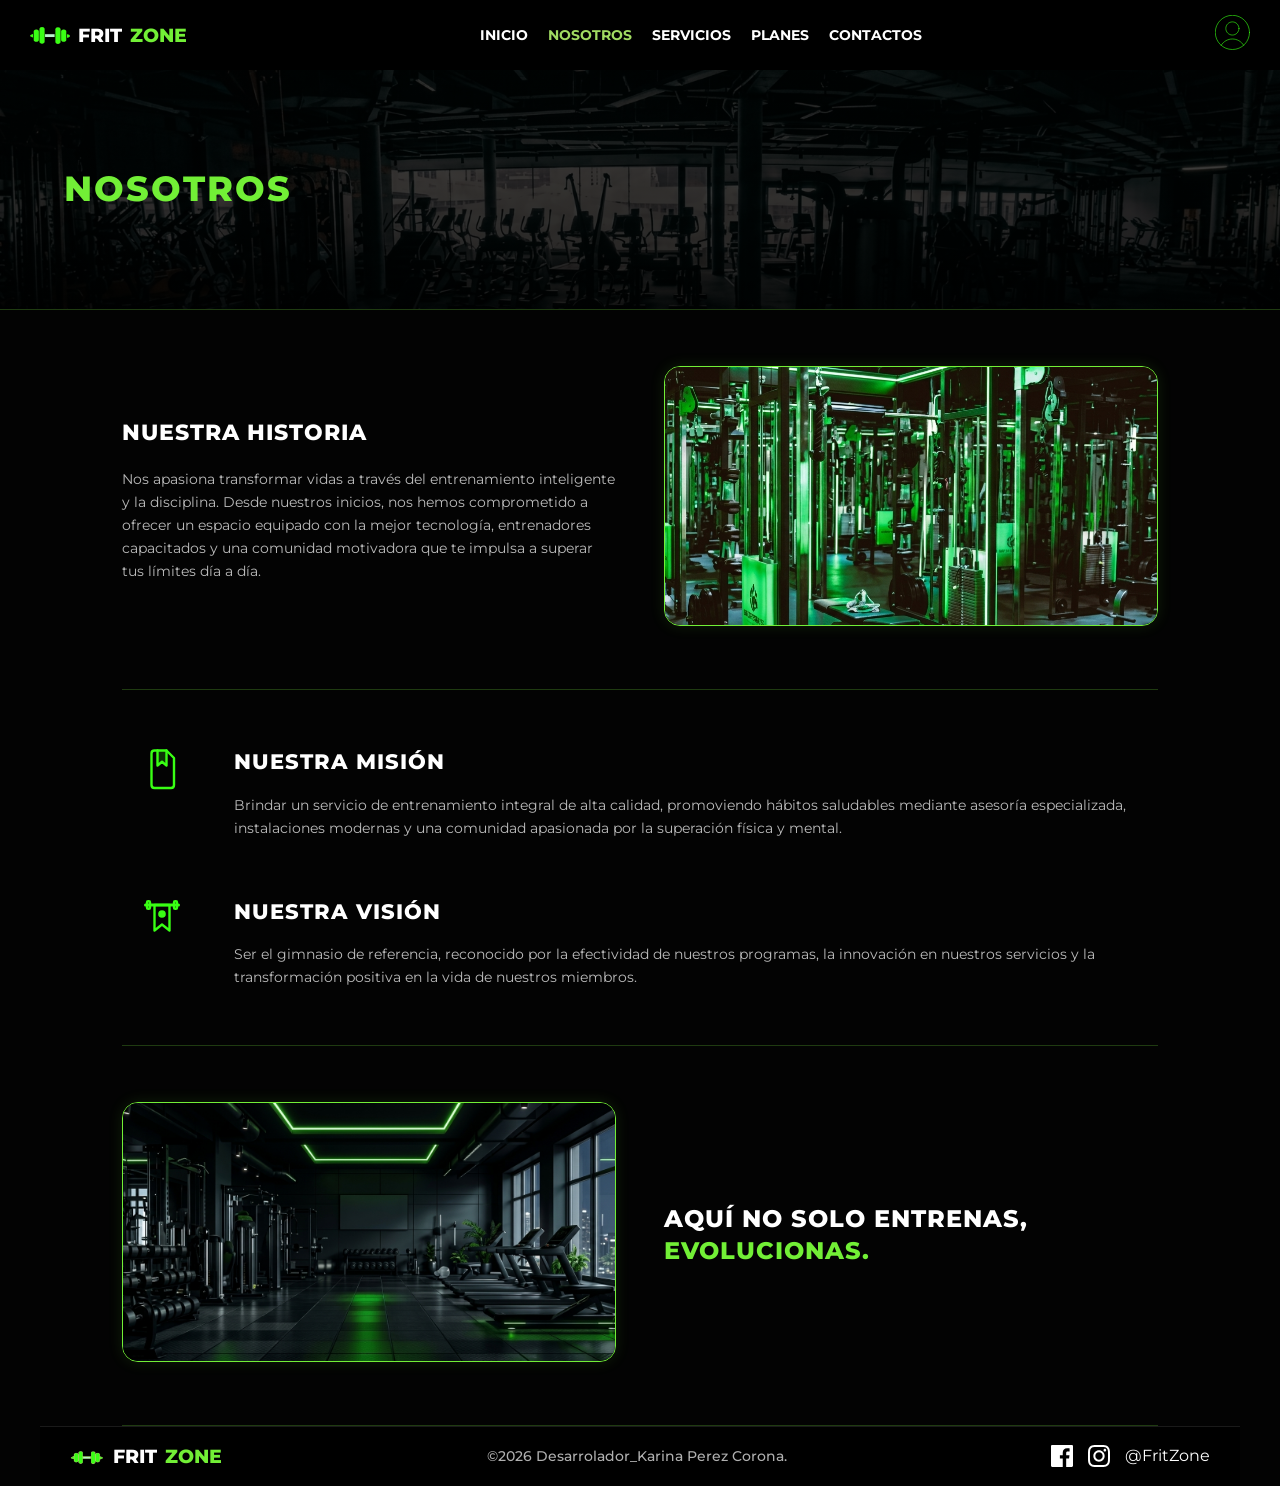
<file: nosotros.html>
<!DOCTYPE html>
<html lang="es">

<head>
  <meta charset="UTF-8">
  <meta name="viewport" content="width=device-width, initial-scale=1.0">
  <title>FITZONE</title>
  <link rel="preconnect" href="https://fonts.googleapis.com">
  <link rel="preconnect" href="https://fonts.gstatic.com" crossorigin>
  <link href="https://fonts.googleapis.com/css2?family=Montserrat:wght@400;700&display=swap" rel="stylesheet">
  <link rel="stylesheet" href="CSS/miEstilo.css">
  <link rel="stylesheet" href="CSS/nosotros.css">
</head>

<body>
  <header>
    <div>
      <img src="images/logo.svg" alt="logo">
      <h6>FRIT</h6>
      <h5>ZONE</h5>
    </div>
    <nav>
      <ul>
        <li><a href="index.html">INICIO</a></li>
        <li><a href="nosotros.html" class="active">NOSOTROS</a></li>
        <li><a href="entrenadores.html">SERVICIOS</a></li>
        <li><a href="planes.html">PLANES</a></li>
        <li><a href="contactos.html">CONTACTOS</a></li>
      </ul>
    </nav>
    <a href="iniciarSesion.html">
      <img src="images/perfil.svg" alt="perfil">
    </a>
  </header>


  <section class="hero-header" >
    <h1>NOSOTROS</h1>
  </section>

  <main>


    <section class="section-history">
      <article class="content-block">
        <h2>NUESTRA HISTORIA</h2>
        <p>
          Nos apasiona transformar vidas a través del entrenamiento inteligente y la disciplina.
          Desde nuestros inicios, nos hemos comprometido a ofrecer un espacio equipado con la mejor
          tecnología, entrenadores capacitados y una comunidad motivadora que te impulsa a superar
          tus límites día a día.
        </p>
      </article>
      
      <figure class="media-frame">
        <img src="imagenes/nosotros2.jpg" alt="nosotros2">
      </figure>
    </section>


    <section class="section-mission-vision">
      
    
      <article class="info-card">
        <figure class="icon-container">
          <img src="imagenes/icono-progreso.svg" alt="icono">
        </figure>
        <div class="text-group">
          <h2>NUESTRA MISIÓN</h2>
          <p>
            Brindar un servicio de entrenamiento integral de alta calidad, promoviendo hábitos saludables
            mediante asesoría especializada, instalaciones modernas y una comunidad apasionada por la
            superación física y mental.
          </p>
        </div>
      </article>
      
      <article class="info-card">
        <figure class="icon-container">
          <img src="imagenes/icono-resultados.svg" alt="Ícono de visión">
        </figure>
        <div class="text-group">
          <h2>NUESTRA VISIÓN</h2>
          <p>
            Ser el gimnasio de referencia, reconocido por la efectividad de nuestros programas, la innovación
            en nuestros servicios y la transformación positiva en la vida de nuestros miembros.
          </p>
        </div>
      </article>

    </section>

    <section class="section-banner">
      <figure class="media-frame">
        <img src="imagenes/nosotros3.jpg" alt="Zona de entrenamiento e iluminación del gimnasio">
      </figure>
      <article class="banner-text">
        <h2>
          AQUÍ NO SOLO ENTRENAS, <br>
          <span class="highlight">EVOLUCIONAS.</span>
        </h2>
      </article>
    </section>

  </main>
  <footer>
    <div class="footer-logo">
      <img src="imagenes/logo.png" alt="logo">
      <h6>FRIT</h6>
      <h5>ZONE</h5>
    </div>

  <p class="footer-autor">&copy;2026 Desarrolador_Karina Perez Corona.</p>

    <div class="footer-redes">
      <a href="https://facebook.com" target="_blank" aria-label="Facebook">
        <svg xmlns="http://www.w3.org/2000/svg" width="22" height="22" fill="currentColor" viewBox="0 0 24 24">
          <path d="M22.675 0h-21.35c-.732 0-1.325.593-1.325 1.325v21.351c0 .731.593 1.324 1.325 1.324h11.495v-9.294h-3.128v-3.622h3.128v-2.671c0-3.1 1.893-4.788 4.659-4.788 1.325 0 2.463.099 2.795.143v3.24l-1.918.001c-1.504 0-1.795.715-1.795 1.763v2.313h3.587l-.467 3.622h-3.12v9.293h6.116c.73 0 1.323-.593 1.323-1.325v-21.35c0-.732-.593-1.325-1.325-1.325z"/>
        </svg>
      </a>
      <a href="https://instagram.com" target="_blank" aria-label="Instagram">
        <svg xmlns="http://www.w3.org/2000/svg" width="22" height="22" fill="currentColor" viewBox="0 0 24 24">
          <path d="M12 2.163c3.204 0 3.584.012 4.85.07 3.252.148 4.771 1.691 4.919 4.919.058 1.265.069 1.645.069 4.849 0 3.205-.012 3.584-.069 4.849-.149 3.225-1.664 4.771-4.919 4.919-1.266.058-1.644.07-4.85.07-3.204 0-3.584-.012-4.849-.07-3.26-.149-4.771-1.699-4.919-4.92-.058-1.265-.07-1.644-.07-4.849 0-3.204.013-3.583.07-4.849.149-3.227 1.664-4.771 4.919-4.919 1.266-.057 1.645-.069 4.849-.069zm0-2.163c-3.259 0-3.667.014-4.947.072-4.358.2-6.78 2.618-6.98 6.98-.059 1.281-.073 1.689-.073 4.948 0 3.259.014 3.668.072 4.948.2 4.358 2.618 6.78 6.98 6.98 1.281.058 1.689.072 4.948.072 3.259 0 3.668-.014 4.948-.072 4.354-.2 6.782-2.618 6.979-6.98.059-1.28.073-1.689.073-4.948 0-3.259-.014-3.667-.072-4.947-.196-4.354-2.617-6.78-6.979-6.98-1.281-.059-1.69-.073-4.949-.073zm0 5.838c-3.403 0-6.162 2.759-6.162 6.162s2.759 6.163 6.162 6.163 6.162-2.759 6.162-6.163c0-3.403-2.759-6.162-6.162-6.162zm0 10.162c-2.209 0-4-1.79-4-4 0-2.209 1.791-4 4-4s4 1.791 4 4c0 2.21-1.791 4-4 4zm6.406-11.845c-.796 0-1.441.645-1.441 1.44s.645 1.44 1.441 1.44c.795 0 1.439-.645 1.439-1.44s-.644-1.44-1.439-1.44z"/>
        </svg>
      </a>
      <span>@FritZone</span>
    </div>
  </footer>

</body>

</html>
</file>
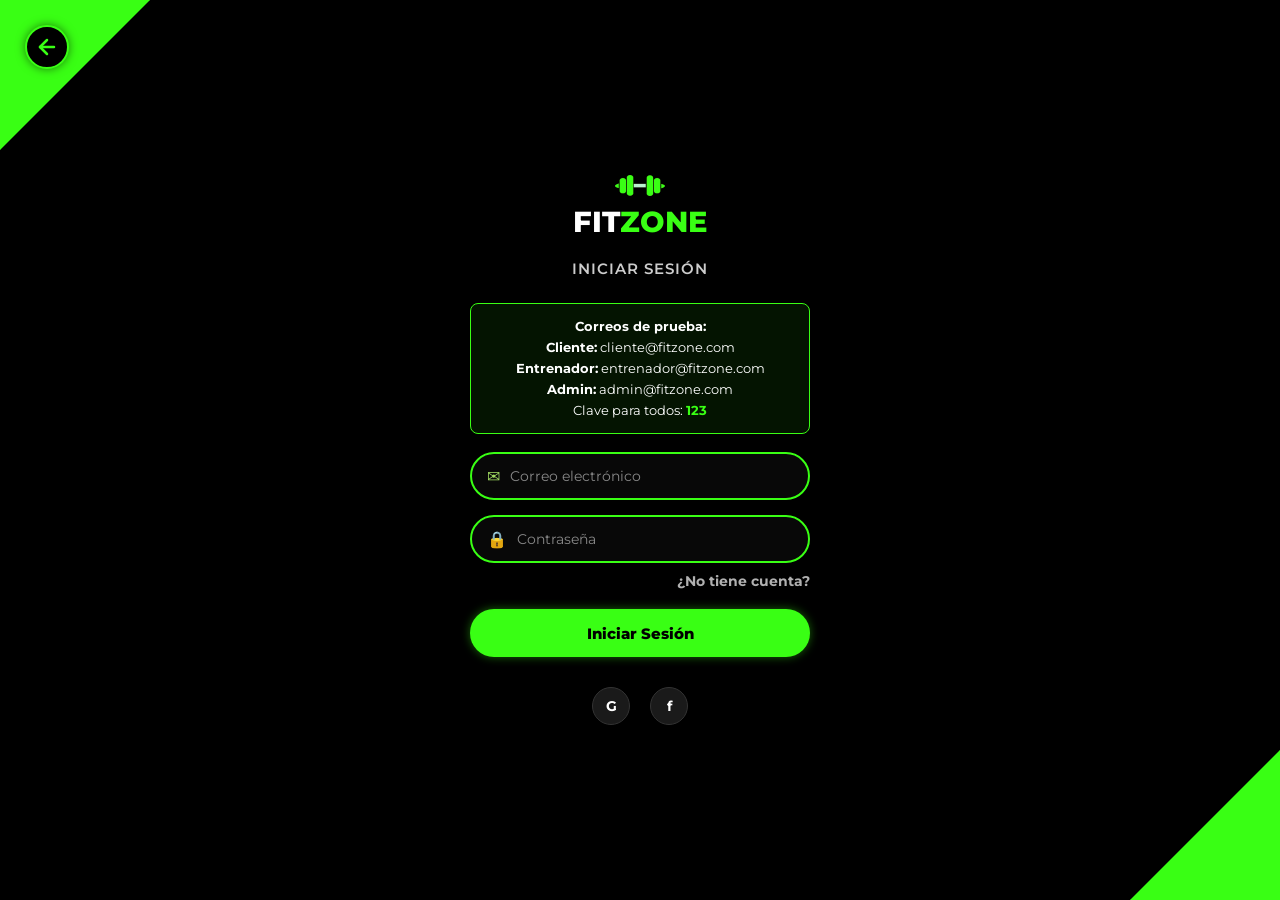
<file: perfil.html>
<!DOCTYPE html>
<html lang="es">

<head>
  <meta charset="UTF-8">
  <meta name="viewport" content="width=device-width, initial-scale=1.0">
  <title>FITZONE</title>
  <link rel="preconnect" href="https://fonts.googleapis.com">
  <link rel="preconnect" href="https://fonts.gstatic.com" crossorigin>
  <link href="https://fonts.googleapis.com/css2?family=Montserrat:wght@400;700&display=swap" rel="stylesheet">
  <link rel="stylesheet" href="CSS/miEstilo.css">
</head>

<body>
  <header>
    <div>
      <img src="images/logo.svg" alt="logo">
      <h6>FRIT</h6>
      <h5>ZONE</h5>
    </div>
    <nav>
      <ul>
        <li><a href="index.html">INICIO</a></li>
        <li><a href="nosotros.html">NOSOTROS</a></li>
        <li><a href="entrenadores.html">SERVICIOS</a></li>
        <li><a href="planes.html">PLANES</a></li>
        <li><a href="contactos.html">CONTACTOS</a></li>
      </ul>
    </nav>
    <a href="iniciarSesion.html">
      <img src="images/perfil.svg" alt="perfil">
    </a>
  </header>

 
    <div class="perfil-layout">
    
        <aside class="perfil-sidebar">
            <a href="perfil.html" class="menu-btn activo">Mi Perfil</a>
            <nav class="menu-opciones">
                <a href="#">Contraseña</a>
                <a href="#">Asistencia</a>
                <a href="#">Membresía</a>
                <a href="#">Configuración</a>
            </nav>
            <a href="iniciarSesion.html" class="menu-logout">Cerrar sesión</a>
        </aside>

        <main class="perfil-contenido">
            
         
            <div class="tarjeta-info usuario-card">
                <div class="usuario-avatar">
                    <svg xmlns="http://www.w3.org/2000/svg" width="35" height="35" fill="none" stroke="#39FF14" stroke-width="2" viewBox="0 0 24 24">
                        <path d="M20 21v-2a4 4 0 0 0-4-4H8a4 4 0 0 0-4 4v2"></path>
                        <circle cx="12" cy="7" r="4"></circle>
                    </svg>
                </div>
                <div class="usuario-datos-rapidos">
                    <h3>Cliente</h3>
                    <p>cliente@fitzone.com</p>
                </div>
            </div>

            <div class="tarjeta-info">
                <h3>Información personal</h3>
                <div class="info-bloque">
                    <p><span>Nombre completo:</span> Cliente</p>
                    <p><span>Correo electrónico:</span> cliente@fitzone.com</p>
                </div>
                <hr class="linea-separadora">
                <div class="info-bloque">
                    <p><span>Teléfono:</span> +57 317 4807</p>
                    <p><span>Fecha de nacimiento:</span> 14 / Octubre / 1998</p>
                </div>
                <hr class="linea-separadora">
                <div class="info-bloque">
                    <p><span>Edad:</span> 27 años</p>
                    <p><span>Género:</span> Femenino</p>
                </div>
            </div>

            <div class="tarjeta-info">
                <h3>Objetivos</h3>
                <div class="objetivos-lista">
                    <div class="objetivo-item">
                        <span>🎯</span>
                        <p>Bajar de peso</p>
                    </div>
                    <hr class="linea-separadora">
                    <div class="objetivo-item">
                        <span>💪</span>
                        <p>Ganar masa muscular</p>
                    </div>
                    <hr class="linea-separadora">
                    <div class="objetivo-item">
                        <span>⚡</span>
                        <p>Mejorar resistencia</p>
                    </div>
                </div>
                <button class="btn-neon-full">Ver más</button>
            </div>

        </main>
    </div>

    <footer>
    <div class="footer-logo">
      <img src="images/logo.svg" alt="logo">
      <h6>FRIT</h6>
      <h5>ZONE</h5>
    </div>

    <p class="footer-autor">&copy;2026 Desarrolador_Edma Ximena Palacios Villafaña.</p>

    <div class="footer-redes">
      <a href="https://facebook.com" target="_blank" aria-label="Facebook">
        <svg xmlns="http://www.w3.org/2000/svg" width="22" height="22" fill="currentColor" viewBox="0 0 24 24">
          <path d="M22.675 0h-21.35c-.732 0-1.325.593-1.325 1.325v21.351c0 .731.593 1.324 1.325 1.324h11.495v-9.294h-3.128v-3.622h3.128v-2.671c0-3.1 1.893-4.788 4.659-4.788 1.325 0 2.463.099 2.795.143v3.24l-1.918.001c-1.504 0-1.795.715-1.795 1.763v2.313h3.587l-.467 3.622h-3.12v9.293h6.116c.73 0 1.323-.593 1.323-1.325v-21.35c0-.732-.593-1.325-1.325-1.325z"/>
        </svg>
      </a>
      <a href="https://instagram.com" target="_blank" aria-label="Instagram">
        <svg xmlns="http://www.w3.org/2000/svg" width="22" height="22" fill="currentColor" viewBox="0 0 24 24">
          <path d="M12 2.163c3.204 0 3.584.012 4.85.07 3.252.148 4.771 1.691 4.919 4.919.058 1.265.069 1.645.069 4.849 0 3.205-.012 3.584-.069 4.849-.149 3.225-1.664 4.771-4.919 4.919-1.266.058-1.644.07-4.85.07-3.204 0-3.584-.012-4.849-.07-3.26-.149-4.771-1.699-4.919-4.92-.058-1.265-.07-1.644-.07-4.849 0-3.204.013-3.583.07-4.849.149-3.227 1.664-4.771 4.919-4.919 1.266-.057 1.645-.069 4.849-.069zm0-2.163c-3.259 0-3.667.014-4.947.072-4.358.2-6.78 2.618-6.98 6.98-.059 1.281-.073 1.689-.073 4.948 0 3.259.014 3.668.072 4.948.2 4.358 2.618 6.78 6.98 6.98 1.281.058 1.689.072 4.948.072 3.259 0 3.668-.014 4.948-.072 4.354-.2 6.782-2.618 6.979-6.98.059-1.28.073-1.689.073-4.948 0-3.259-.014-3.667-.072-4.947-.196-4.354-2.617-6.78-6.979-6.98-1.281-.059-1.69-.073-4.949-.073zm0 5.838c-3.403 0-6.162 2.759-6.162 6.162s2.759 6.163 6.162 6.163 6.162-2.759 6.162-6.163c0-3.403-2.759-6.162-6.162-6.162zm0 10.162c-2.209 0-4-1.79-4-4 0-2.209 1.791-4 4-4s4 1.791 4 4c0 2.21-1.791 4-4 4zm6.406-11.845c-.796 0-1.441.645-1.441 1.44s.645 1.44 1.441 1.44c.795 0 1.439-.645 1.439-1.44s-.644-1.44-1.439-1.44z"/>
        </svg>
      </a>
      <span>@FritZone</span>
    </div>
  </footer>

  <script src="js/miJS.js"></script>
</body>
</html>
</file>
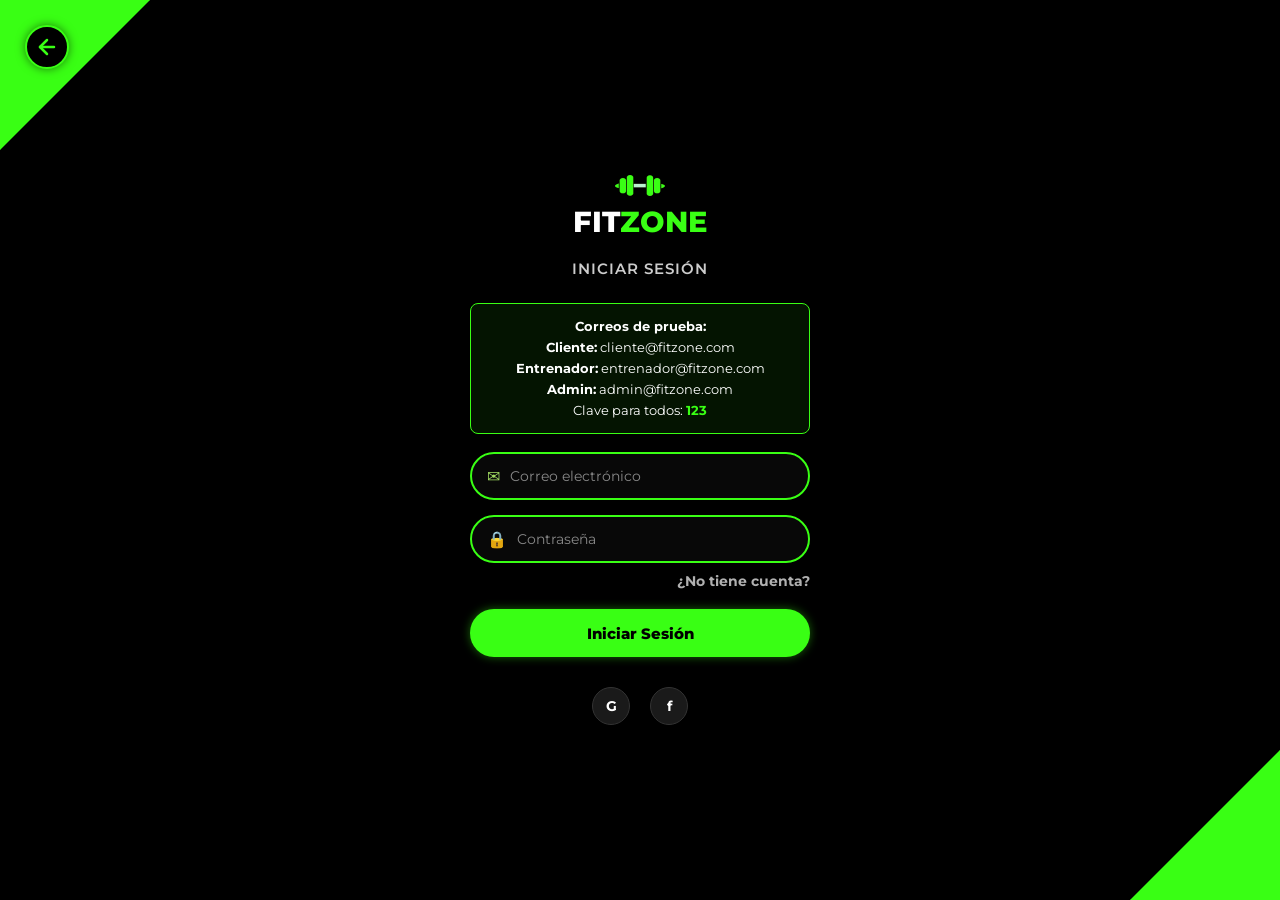
<file: perfilEntrenador.html>
<!DOCTYPE html>
<html lang="es">

<head>
  <meta charset="UTF-8">
  <meta name="viewport" content="width=device-width, initial-scale=1.0">
  <title>FITZONE</title>
  <link rel="preconnect" href="https://fonts.googleapis.com">
  <link rel="preconnect" href="https://fonts.gstatic.com" crossorigin>
  <link href="https://fonts.googleapis.com/css2?family=Montserrat:wght@400;700&display=swap" rel="stylesheet">
  <link rel="stylesheet" href="CSS/miEstilo.css">
</head>

<body>
  <header>
    <div>
      <img src="images/logo.svg" alt="logo">
      <h6>FRIT</h6>
      <h5>ZONE</h5>
    </div>
    <nav>
      <ul>
        <li><a href="index.html">INICIO</a></li>
        <li><a href="nosotros.html">NOSOTROS</a></li>
        <li><a href="entrenadores.html">SERVICIOS</a></li>
        <li><a href="planes.html" class="active">PLANES</a></li>
        <li><a href="contactos.html">CONTACTOS</a></li>
      </ul>
    </nav>
    <div class="header-perfil-contenedor">
      <a href="iniciarSesion.html" class="btn-logout-header">Cerrar sesión</a>
      <a href="iniciarSesion.html">
        <img src="images/perfil.svg" alt="perfil">
      </a>
    </div>
  </header>


    <section class="entrenador-hero">
        <img src="images/entrenador.png" alt="Alex">
        <div class="entrenador-hero-overlay">
            <h1>PERFIL DE ALEX</h1>
        </div>
    </section>
    <main class="entrenador-contenedor">

        <section class="entrenador-bio">
            <h2>Perfil de Alex</h2>
            <p>Texto descriptivo: Alex es un entrenador certificado enfocado en optimizar el rendimiento y fuerza de sus
                alumnos mediante rutinas personalizadas, corrección técnica y seguimiento continuo para alcanzar metas
                físicas de forma segura.</p>
        </section>
        <section class="entrenador-stats-grid">
            <div class="stats-card">
                <h3>Gráfica de crecimiento</h3>
                <div class="grafica-imagen-container">
                    <img src="images/barra.svg" alt="Gráfica de crecimiento" class="grafica-img">
                </div>
            </div>

            <div class="stats-card">
                <h3>Clientes (Barras de progreso)</h3>
                <div class="barras-lista">
                    <div class="barra-item">
                        <span class="barra-etiqueta">Masa muscular</span>
                        <div class="barra-track">
                            <div class="barra-fill" style="width: 85%;"></div>
                        </div>
                    </div>
                    <div class="barra-item">
                        <span class="barra-etiqueta">Hipertrofia</span>
                        <div class="barra-track">
                            <div class="barra-fill" style="width: 90%;"></div>
                        </div>
                    </div>
                    <div class="barra-item">
                        <span class="barra-etiqueta">Fuerza útil</span>
                        <div class="barra-track">
                            <div class="barra-fill" style="width: 75%;"></div>
                        </div>
                    </div>
                    <div class="barra-item">
                        <span class="barra-etiqueta">Nutrición</span>
                        <div class="barra-track">
                            <div class="barra-fill" style="width: 95%;"></div>
                        </div>
                    </div>
                </div>
            </div>

        </section>

        <section class="resenas-seccion">
            <h2>Sección de Reseñas</h2>

            <div class="resena-tarjeta">
                <div class="resena-icono">
                    <svg viewBox="0 0 24 24" fill="none" stroke="#A1DB62" stroke-width="2">
                        <path d="M20 21v-2a4 4 0 0 0-4-4H8a4 4 0 0 0-4 4v2"></path>
                        <circle cx="12" cy="7" r="4"></circle>
                    </svg>
                </div>
                <div class="resena-contenido">
                    <h4>Esteban Clemente</h4>
                    <p>"Mi experiencia entrenando con Alex ha sido excelente, me ayudó a mejorar la técnica en básicos y
                        prevenir lesiones."</p>
                    <div class="estrellas">
                        <span>★</span><span>★</span><span>★</span><span>★</span><span>☆</span>
                    </div>
                </div>
            </div>

            <div class="resena-tarjeta">
                <div class="resena-icono">
                    <svg viewBox="0 0 24 24" fill="none" stroke="#A1DB62" stroke-width="2">
                        <path d="M20 21v-2a4 4 0 0 0-4-4H8a4 4 0 0 0-4 4v2"></path>
                        <circle cx="12" cy="7" r="4"></circle>
                    </svg>
                </div>
                <div class="resena-contenido">
                    <h4>Patricia V</h4>
                    <p>"Superó mis expectativas, la planificación de rutinas y el enfoque en la alimentación me ayudaron
                        a lograr mis objetivos rápidamente."</p>
                    <div class="estrellas">
                        <span>★</span><span>★</span><span>★</span><span>★</span><span>★</span>
                    </div>
                </div>
            </div>

        </section>

    </main>


    <footer>
        <div class="footer-logo">
            <img src="images/logo.svg" alt="logo">
            <h6>FRIT</h6>
            <h5>ZONE</h5>
        </div>

        <p class="footer-autor">&copy;2026 Desarrolador_Edma Ximena Palacios Villafaña.</p>

        <div class="footer-redes">
            <a href="https://facebook.com" target="_blank" aria-label="Facebook">
                <svg xmlns="http://www.w3.org/2000/svg" width="22" height="22" fill="currentColor" viewBox="0 0 24 24">
                    <path
                        d="M22.675 0h-21.35c-.732 0-1.325.593-1.325 1.325v21.351c0 .731.593 1.324 1.325 1.324h11.495v-9.294h-3.128v-3.622h3.128v-2.671c0-3.1 1.893-4.788 4.659-4.788 1.325 0 2.463.099 2.795.143v3.24l-1.918.001c-1.504 0-1.795.715-1.795 1.763v2.313h3.587l-.467 3.622h-3.12v9.293h6.116c.73 0 1.323-.593 1.323-1.325v-21.35c0-.732-.593-1.325-1.325-1.325z" />
                </svg>
            </a>
            <a href="https://instagram.com" target="_blank" aria-label="Instagram">
                <svg xmlns="http://www.w3.org/2000/svg" width="22" height="22" fill="currentColor" viewBox="0 0 24 24">
                    <path
                        d="M12 2.163c3.204 0 3.584.012 4.85.07 3.252.148 4.771 1.691 4.919 4.919.058 1.265.069 1.645.069 4.849 0 3.205-.012 3.584-.069 4.849-.149 3.225-1.664 4.771-4.919 4.919-1.266.058-1.644.07-4.85.07-3.204 0-3.584-.012-4.849-.07-3.26-.149-4.771-1.699-4.919-4.92-.058-1.265-.07-1.644-.07-4.849 0-3.204.013-3.583.07-4.849.149-3.227 1.664-4.771 4.919-4.919 1.266-.057 1.645-.069 4.849-.069zm0-2.163c-3.259 0-3.667.014-4.947.072-4.358.2-6.78 2.618-6.98 6.98-.059 1.281-.073 1.689-.073 4.948 0 3.259.014 3.668.072 4.948.2 4.358 2.618 6.78 6.98 6.98 1.281.058 1.689.072 4.948.072 3.259 0 3.668-.014 4.948-.072 4.354-.2 6.782-2.618 6.979-6.98.059-1.28.073-1.689.073-4.948 0-3.259-.014-3.667-.072-4.947-.196-4.354-2.617-6.78-6.979-6.98-1.281-.059-1.69-.073-4.949-.073zm0 5.838c-3.403 0-6.162 2.759-6.162 6.162s2.759 6.163 6.162 6.163 6.162-2.759 6.162-6.163c0-3.403-2.759-6.162-6.162-6.162zm0 10.162c-2.209 0-4-1.79-4-4 0-2.209 1.791-4 4-4s4 1.791 4 4c0 2.21-1.791 4-4 4zm6.406-11.845c-.796 0-1.441.645-1.441 1.44s.645 1.44 1.441 1.44c.795 0 1.439-.645 1.439-1.44s-.644-1.44-1.439-1.44z" />
                </svg>
            </a>
            <span>@FritZone</span>
        </div>
    </footer>

    <script src="js/miJS.js"></script>
</body>

</html>
</file>
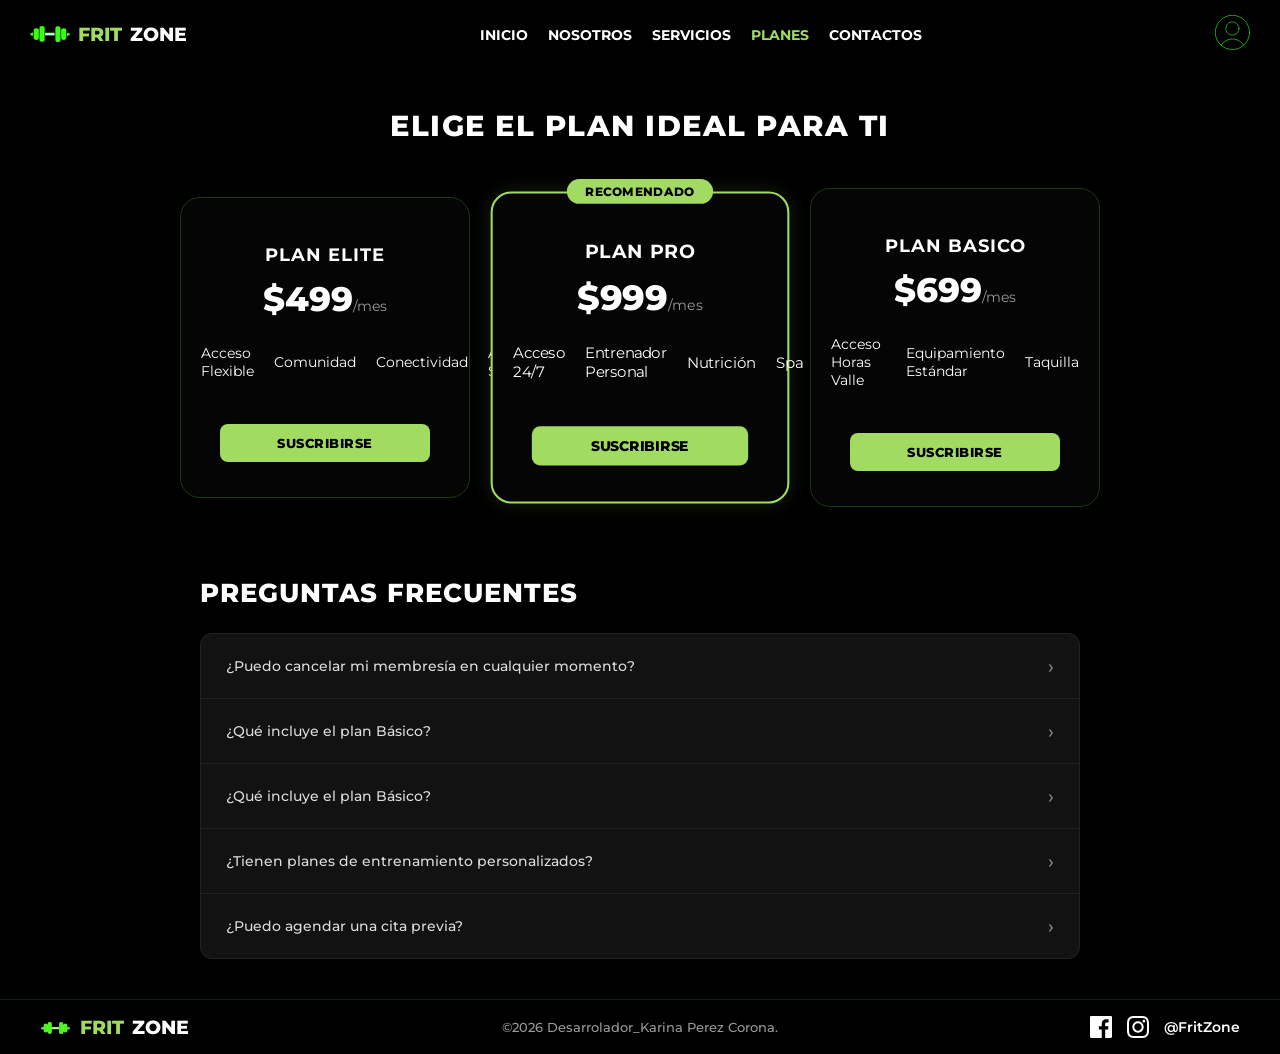
<file: planes.html>
<!DOCTYPE html>
<html lang="es">

<head>
  <meta charset="UTF-8">
  <meta name="viewport" content="width=device-width, initial-scale=1.0">
  <title>FITZONE</title>
  <link rel="preconnect" href="https://fonts.googleapis.com">
  <link rel="preconnect" href="https://fonts.gstatic.com" crossorigin>
  <link href="https://fonts.googleapis.com/css2?family=Montserrat:wght@400;700&display=swap" rel="stylesheet">
  <link rel="stylesheet" href="CSS/miEstilo.css">
  <link rel="stylesheet" href="CSS/planes.css">
</head>

<body>
  <header>
    <div>
      <img src="images/logo.svg" alt="logo">
      <h6>FRIT</h6>
      <h5>ZONE</h5>
    </div>
    <nav>
      <ul>
        <li><a href="index.html" >INICIO</a></li>
        <li><a href="nosotros.html">NOSOTROS</a></li>
        <li><a href="entrenadores.html">SERVICIOS</a></li>
        <li><a href="planes.html" class="active">PLANES</a></li>
        <li><a href="contactos.html">CONTACTOS</a></li>
      </ul>
    </nav>
    <a href="iniciarSesion.html">
      <img src="images/perfil.svg" alt="perfil">
    </a>
  </header>

  </header>

 
  <main>

   
    <section class="planes-container">
      <h2>ELIGE EL PLAN IDEAL PARA TI</h2>

      <div class="cards-grid">
        <article class="plan-card">
          <h3>PLAN ELITE</h3>
          <p class="precio">$499<span>/mes</span></p>
          <ul class="beneficios">
            <li> Acceso Flexible</li>
            <li> Comunidad</li>
            <li> Conectividad</li>
            <li> App de Seguimiento</li>
          </ul>
          <button class="btn-suscribirse">SUSCRIBIRSE</button>
        </article>

        <article class="plan-card destacado">
          <div class="badge">RECOMENDADO</div>
          <h3>PLAN PRO</h3>
          <p class="precio">$999<span>/mes</span></p>
          <ul class="beneficios">
            <li> Acceso 24/7</li>
            <li> Entrenador Personal</li>
            <li> Nutrición</li>
            <li> Spa</li>
          </ul>
          <button class="btn-suscribirse">SUSCRIBIRSE</button>
        </article>

        <!-- PLAN BASICO -->
        <article class="plan-card">
          <h3>PLAN BASICO</h3>
          <p class="precio">$699<span>/mes</span></p>
          <ul class="beneficios">
            <li> Acceso Horas Valle</li>
            <li> Equipamiento Estándar</li>
            <li> Taquilla</li>
          </ul>
          <button class="btn-suscribirse">SUSCRIBIRSE</button>
        </article>

      </div>
    </section>

    <section class="faq-container">
      <h2>PREGUNTAS FRECUENTES</h2>

      <div class="faq-list">
        <details class="faq-item">
          <summary>¿Puedo cancelar mi membresía en cualquier momento?</summary>
          <p>Sí, puedes cancelar tu membresía en cualquier momento sin cargos adicionales y de forma sencilla.</p>
        </details>

        <details class="faq-item">
          <summary>¿Qué incluye el plan Básico?</summary>
          <p>Incluye acceso en horas valle, uso del equipamiento estándar del gimnasio y taquilla.</p>
        </details>

        <details class="faq-item">
          <summary>¿Qué incluye el plan Básico?</summary>
          <p>Ofrece acceso completo a todas las instalaciones en horarios estándar y herramientas básicas de entrenamiento.</p>
        </details>

        <details class="faq-item">
          <summary>¿Tienen planes de entrenamiento personalizados?</summary>
          <p>Sí, contamos con entrenadores capacitados para diseñar rutinas específicas según tus metas físicas.</p>
        </details>

        <details class="faq-item">
          <summary>¿Puedo agendar una cita previa?</summary>
          <p>Por supuesto, puedes programar una cita directamente con la administración o a través de nuestra plataforma.</p>
        </details>
      </div>
    </section>

  </main>

  <footer>
    <div class="footer-logo">
      <img src="imagenes/logo.png" alt="logo">
      <h6>FRIT</h6>
      <h5>ZONE</h5>
    </div>

     <p class="footer-autor">&copy;2026 Desarrolador_Karina Perez Corona.</p>

    <div class="footer-redes">
      <a href="https://facebook.com" target="_blank" aria-label="Facebook">
        <svg xmlns="http://www.w3.org/2000/svg" width="22" height="22" fill="currentColor" viewBox="0 0 24 24">
          <path d="M22.675 0h-21.35c-.732 0-1.325.593-1.325 1.325v21.351c0 .731.593 1.324 1.325 1.324h11.495v-9.294h-3.128v-3.622h3.128v-2.671c0-3.1 1.893-4.788 4.659-4.788 1.325 0 2.463.099 2.795.143v3.24l-1.918.001c-1.504 0-1.795.715-1.795 1.763v2.313h3.587l-.467 3.622h-3.12v9.293h6.116c.73 0 1.323-.593 1.323-1.325v-21.35c0-.732-.593-1.325-1.325-1.325z"/>
        </svg>
      </a>
      <a href="https://instagram.com" target="_blank" aria-label="Instagram">
        <svg xmlns="http://www.w3.org/2000/svg" width="22" height="22" fill="currentColor" viewBox="0 0 24 24">
          <path d="M12 2.163c3.204 0 3.584.012 4.85.07 3.252.148 4.771 1.691 4.919 4.919.058 1.265.069 1.645.069 4.849 0 3.205-.012 3.584-.069 4.849-.149 3.225-1.664 4.771-4.919 4.919-1.266.058-1.644.07-4.85.07-3.204 0-3.584-.012-4.849-.07-3.26-.149-4.771-1.699-4.919-4.92-.058-1.265-.07-1.644-.07-4.849 0-3.204.013-3.583.07-4.849.149-3.227 1.664-4.771 4.919-4.919 1.266-.057 1.645-.069 4.849-.069zm0-2.163c-3.259 0-3.667.014-4.947.072-4.358.2-6.78 2.618-6.98 6.98-.059 1.281-.073 1.689-.073 4.948 0 3.259.014 3.668.072 4.948.2 4.358 2.618 6.78 6.98 6.98 1.281.058 1.689.072 4.948.072 3.259 0 3.668-.014 4.948-.072 4.354-.2 6.782-2.618 6.979-6.98.059-1.28.073-1.689.073-4.948 0-3.259-.014-3.667-.072-4.947-.196-4.354-2.617-6.78-6.979-6.98-1.281-.059-1.69-.073-4.949-.073zm0 5.838c-3.403 0-6.162 2.759-6.162 6.162s2.759 6.163 6.162 6.163 6.162-2.759 6.162-6.163c0-3.403-2.759-6.162-6.162-6.162zm0 10.162c-2.209 0-4-1.79-4-4 0-2.209 1.791-4 4-4s4 1.791 4 4c0 2.21-1.791 4-4 4zm6.406-11.845c-.796 0-1.441.645-1.441 1.44s.645 1.44 1.441 1.44c.795 0 1.439-.645 1.439-1.44s-.644-1.44-1.439-1.44z"/>
        </svg>
      </a>
      <span>@FritZone</span>
    </div>
  </footer>

</body>

</html>
</file>
<file: CSS/miEstilo.css>
* {
    margin: 0;
    padding: 0;
    box-sizing: border-box;
    font-family: "Montserrat", sans-serif;
}

body {
    background-color: #000000;
    color: #ffffff;
}

header {
    display: flex;
    align-items: center;
    justify-content: space-between;
    padding: 15px 30px;
    background-color: #000000;
}

header div {
    display: flex;
    align-items: center;
    gap: 8px;
}

header div img {
    width: 40px;
}

h6 {
    color: #A1DB62;
    font-size: 1.2rem;
    font-weight: 800;
}

h5 {
    color: #ffffff;
    font-size: 1.2rem;
    font-weight: 800;
}

ul {
    display: flex;
    list-style: none;
    gap: 20px;
}

a {
    color: #ffffff;
    text-decoration: none;
    font-weight: bold;
    font-size: 0.85rem;
}

a:hover, .active {
    color: #A1DB62;
}

a > img {
    width: 35px;
}

.header-perfil-contenedor {
    display: flex;
    align-items: center;
    gap: 15px;
}

.btn-logout-header {
    background-color: transparent;
    color: #39FF14;
    border: 1px solid #39FF14;
    border-radius: 20px;
    padding: 6px 14px;
    font-size: 0.82rem;
    font-weight: 700;
    cursor: pointer;
    text-decoration: none;
    transition: all 0.3s ease;
    display: inline-flex;
    align-items: center;
    justify-content: center;
    white-space: nowrap;
}

.btn-logout-header:hover {
    background-color: #39FF14;
    color: #000000;
    box-shadow: 0 0 10px #39FF14, 0 0 20px #39FF14;
}

.titulo-seccion {
    text-align: left;
    max-width: 850px;
    margin: 40px auto 20px auto;
    padding: 0 20px;
}

.titulo-seccion h1 {
    font-size: 2.2rem;
    font-weight: 800;
    letter-spacing: 1px;
    margin-bottom: 8px;
}

.titulo-seccion p {
    color: #e0e0e0;
    font-size: 0.95rem;
}

.grid-servicios {
    display: grid;
    grid-template-columns: repeat(2, 1fr);
    gap: 25px;
    max-width: 850px;
    margin: 20px auto 50px auto;
    padding: 0 20px;
}

.tarjeta {
    border: 2px solid #A1DB62;
    border-radius: 18px;
    overflow: hidden;
    background-color: #080808;
    width: 100%;
    transition: all 0.3s ease;
}

.tarjeta > img {
    width: 100%;
    height: 250px;
    object-fit: cover;
    display: block;
}

.tarjeta:hover, .tarjeta:active {
    border-color: #39FF14;
    box-shadow: 0 0 15px #A1DB62, 0 0 25px #39FF14;
}

.tarjeta-contenido {
    padding: 20px;
    display: flex;
    flex-direction: column;
    gap: 12px;
}

.tarjeta-contenido img {
    width: 32px;
    height: 32px;
}

.tarjeta-contenido p {
    font-size: 0.88rem;
    line-height: 1.4;
    color: #ffffff;
}

.banner-compromiso {
    position: relative;
    width: 100%;
    height: 220px;
    display: flex;
    align-items: center;
    padding-left: 50px;
    overflow: hidden;
}

.banner-compromiso img {
    position: absolute;
    top: 0;
    left: 0;
    width: 100%;
    height: 100%;
    object-fit: cover;
    z-index: 1;
    filter: brightness(0.35);
}

.banner-compromiso h2 {
    position: relative;
    z-index: 2;
    color: #A1DB62;
    font-size: 1.8rem;
    font-weight: 800;
    max-width: 380px;
    line-height: 1.2;
}


/* FOOTER  */

footer {
    display: flex;
    align-items: center;
    justify-content: space-between;
    padding: 15px 30px;
    background-color: #000000;
    border-top: 1px solid #1a1a1a;
    width: 1200px;
    margin: 0 auto;
}

.footer-logo {
    display: flex;
    align-items: center;
    gap: 8px;
}

.footer-logo img {
    width: 35px;
}

.footer-autor {
    font-size: 0.85rem;
    color: #b0b0b0;
    font-weight: 500;
}

.footer-redes {
    display: flex;
    gap: 15px;
}

.footer-redes a {
    color: #ffffff;
    display: flex;
    align-items: center;
    transition: color 0.3s ease, transform 0.3s ease;
}

.footer-redes a:hover {
    color: #39FF14;
    transform: scale(1.1);
}

/* INICIO DE SESIÓN / REGISTRO */

.login-body {
    background-color: #000000;
    color: #ffffff;
    height: 100vh;
    display: flex;
    justify-content: center;
    align-items: center;
    position: relative;
    overflow: hidden;
    background-size: cover;
    background-position: center;
    background-repeat: no-repeat;
}

.esquina-superior {
    position: absolute;
    top: 0;
    left: 0;
    width: 150px;
    height: 150px;
    background-color: #39FF14;
    clip-path: polygon(0 0, 100% 0, 0 100%);
    z-index: 1;
    box-shadow: 0 0 20px #39FF14;
}

.btn-volver {
    position: absolute;
    top: 25px;
    left: 25px;
    z-index: 10;
    display: inline-flex;
    align-items: center;
    justify-content: center;
    width: 44px;
    height: 44px;
    background-color: #000000;
    color: #39FF14;
    border: 2px solid #39FF14;
    border-radius: 50%;
    text-decoration: none;
    box-shadow: 0 0 10px rgba(0, 0, 0, 0.5);
    transition: all 0.3s ease;
    cursor: pointer;
}

.btn-volver:hover {
    background-color: #39FF14;
    color: #000000;
    box-shadow: 0 0 15px #39FF14, 0 0 25px #39FF14;
    transform: scale(1.1);
}

.esquina-inferior {
    position: absolute;
    bottom: 0;
    right: 0;
    width: 150px;
    height: 150px;
    background-color: #39FF14;
    clip-path: polygon(100% 0, 100% 100%, 0 100%);
    z-index: 1;
    box-shadow: 0 0 20px #39FF14;
}

.login-container {
    position: relative;
    z-index: 2;
    width: 100%;
    max-width: 400px;
    padding: 30px;
    text-align: center;
}

.login-logo {
    display: flex;
    flex-direction: column;
    align-items: center;
    margin-bottom: 20px;
}

.login-logo img {
    width: 50px;
    margin-bottom: 8px;
}

.login-logo h1 {
    font-size: 1.8rem;
    font-weight: 800;
    color: #ffffff;
}

.login-logo h1 span {
    color: #39FF14;
}

.login-container h2 {
    font-size: 0.95rem;
    font-weight: 600;
    letter-spacing: 1px;
    margin-bottom: 25px;
    color: #cccccc;
}

.login-form {
    display: flex;
    flex-direction: column;
    gap: 15px;
}

.input-grupo {
    position: relative;
    display: flex;
    align-items: center;
    background-color: #080808;
    border: 2px solid #39FF14;
    border-radius: 25px;
    padding: 0 15px;
    height: 48px;
    transition: all 0.3s ease;
}

.input-grupo:hover, .input-grupo:focus-within {
    box-shadow: 0 0 10px #A1DB62, 0 0 15px #39FF14;
}

.input-grupo .icono {
    color: #A1DB62;
    margin-right: 10px;
    font-size: 1rem;
}

.input-grupo input {
    background: transparent;
    border: none;
    outline: none;
    color: #ffffff;
    font-size: 0.85rem;
    width: 100%;
}

.input-grupo input::placeholder {
    color: #888888;
}

.recuperar-link {
    text-align: right;
    font-size: 0.75rem;
    margin-top: -5px;
}

.recuperar-link a {
    color: #b0b0b0;
    text-decoration: none;
}

.recuperar-link a:hover {
    color: #39FF14;
}

.btn-neon {
    background-color: #39FF14;
    color: #000000;
    border: none;
    border-radius: 25px;
    height: 48px;
    font-weight: 800;
    font-size: 0.95rem;
    cursor: pointer;
    box-shadow: 0 0 10px rgba(57, 255, 20, 0.4);
    transition: all 0.3s ease;
    margin-top: 5px;
}

.btn-neon:hover {
    box-shadow: 0 0 20px #39FF14, 0 0 30px #A1DB62;
    background-color: #4eff28;
}

.btn-link {
    display: flex;
    align-items: center;
    justify-content: center;
    text-decoration: none;
}

.social-login {
    display: flex;
    justify-content: center;
    gap: 20px;
    margin-top: 30px;
}

.social-icon {
    width: 38px;
    height: 38px;
    background-color: #1a1a1a;
    border-radius: 50%;
    display: flex;
    align-items: center;
    justify-content: center;
    color: #ffffff;
    text-decoration: none;
    font-weight: bold;
    font-size: 0.9rem;
    border: 1px solid #333;
    transition: 0.3s;
}

.social-icon:hover {
    border-color: #39FF14;
    color: #39FF14;
    box-shadow: 0 0 10px #39FF14;
}

.subtitulo-registro {
    margin-bottom: 20px;
    text-align: center;
}

.subtitulo-registro h2 {
    font-size: 1.1rem;
    font-weight: 800;
    color: #ffffff;
    margin-bottom: 4px;
}

.subtitulo-registro p {
    font-size: 0.75rem;
    color: #b0b0b0;
}

.recuperar-link.centro {
    text-align: center;
    margin-top: 5px;
}

.recuperar-link.centro a {
    color: #b0b0b0;
    font-size: 0.8rem;
    text-decoration: none;
}

.recuperar-link.centro a:hover {
    color: #39FF14;
}

/* PERFIL DE USUARIO */

.perfil-layout {
    display: flex;
    max-width: 1200px;
    margin: 0 auto;
    min-height: 80vh;
    border-left: 2px solid #39FF14;
    border-right: 2px solid #39FF14;
}

.perfil-sidebar {
    width: 320px;
    padding: 40px 30px;
    display: flex;
    flex-direction: column;
    justify-content: space-between;
    border-right: 2px solid #39FF14;
    background-color: #000000;
}

.menu-btn.activo {
    background-color: #A1DB62;
    color: #000000;
    font-weight: 800;
    padding: 12px 20px;
    border-radius: 20px;
    text-align: center;
    display: block;
    box-shadow: 0 0 10px #39FF14;
}

.menu-opciones {
    display: flex;
    flex-direction: column;
    gap: 30px;
    margin-top: -50px;
}

.menu-opciones a {
    color: #ffffff;
    font-size: 0.95rem;
    font-weight: 600;
    transition: color 0.3s ease;
}

.menu-opciones a:hover {
    color: #39FF14;
}

.menu-logout {
    color: #ffffff;
    font-weight: 600;
    font-size: 0.95rem;
}

.menu-logout:hover {
    color: #39FF14;
}

.perfil-contenido {
    flex: 1;
    padding: 30px;
    display: flex;
    flex-direction: column;
    gap: 25px;
    background-color: #000000;
}

.tarjeta-info {
    border: 2px solid #39FF14;
    border-radius: 18px;
    padding: 20px 25px;
    background-color: #080808;
    box-shadow: 0 0 10px rgba(57, 255, 20, 0.15);
}

.usuario-card {
    display: flex;
    align-items: center;
    gap: 20px;
}

.usuario-avatar {
    border: 2px solid #39FF14;
    border-radius: 50%;
    width: 60px;
    height: 60px;
    display: flex;
    align-items: center;
    justify-content: center;
}

.usuario-datos-rapidos h3 {
    font-size: 1.1rem;
    font-weight: 800;
    color: #ffffff;
}

.usuario-datos-rapidos p {
    font-size: 0.8rem;
    color: #b0b0b0;
}

.tarjeta-info h3 {
    font-size: 1rem;
    font-weight: 800;
    color: #ffffff;
    margin-bottom: 15px;
}

.info-bloque {
    display: flex;
    flex-direction: column;
    gap: 5px;
    padding: 5px 0;
}

.info-bloque p {
    font-size: 0.85rem;
    color: #ffffff;
}

.info-bloque span {
    color: #b0b0b0;
    font-weight: 600;
}

.linea-separadora {
    border: none;
    border-top: 1px solid #1a1a1a;
    margin: 10px 0;
}

.objetivos-lista {
    display: flex;
    flex-direction: column;
    gap: 10px;
    margin-bottom: 15px;
}

.objetivo-item {
    display: flex;
    align-items: center;
    gap: 12px;
    font-size: 0.88rem;
}

.btn-neon-full {
    width: 100%;
    background-color: #A1DB62;
    color: #000000;
    border: none;
    border-radius: 20px;
    padding: 10px;
    font-weight: 800;
    font-size: 0.9rem;
    cursor: pointer;
    box-shadow: 0 0 10px rgba(161, 219, 98, 0.4);
    transition: all 0.3s ease;
}

.btn-neon-full:hover {
    background-color: #39FF14;
    box-shadow: 0 0 15px #39FF14;
}


/* PERFIL DE ENTRENADOR  */

.entrenador-hero {
    position: relative;
    width: 1200px;
    height: 300px;
    margin: 0 auto;
    overflow: hidden;
}

.entrenador-hero img {
    width: 100%;
    height: 300px;
    object-fit: cover;
    object-position: center 25%;
}

.entrenador-hero-overlay {
    position: absolute;
    top: 0;
    left: 0;
    width: 100%;
    height: 100%;
    background: linear-gradient(to right, rgba(0,0,0,0.85) 30%, transparent 80%);
    display: flex;
    align-items: center;
    padding: 0 50px;
}

.entrenador-hero-overlay h1 {
    font-size: 2.2rem;
    font-weight: 800;
    color: #ffffff;
    letter-spacing: 1px;
}

.entrenador-contenedor {
    width: 1200px;
    margin: 0 auto;
    padding: 30px 40px;
    background-color: #000000;
}

.entrenador-bio {
    margin-bottom: 40px;
}

.entrenador-bio h2 {
    font-size: 1.5rem;
    font-weight: 800;
    color: #ffffff;
    margin-bottom: 12px;
}

.entrenador-bio p {
    font-size: 0.9rem;
    line-height: 1.6;
    color: #cccccc;
    max-width: 1000px;
}

.entrenador-stats-grid {
    display: grid;
    grid-template-columns: 1fr 1fr;
    gap: 40px;
    margin-bottom: 40px;
}

.stats-card h3 {
    font-size: 1rem;
    font-weight: 800;
    color: #ffffff;
    margin-bottom: 20px;
}

.grafica-imagen-container {
    background-color: #050505;
    border: 1px solid #1a1a1a;
    border-radius: 12px;
    padding: 15px;
    height: 230px;
    display: flex;
    align-items: center;
    justify-content: center;
    overflow: hidden;
}

.grafica-img {
    width: 100%;
    height: 100%;
    object-fit: contain;
}

.barras-lista {
    display: flex;
    flex-direction: column;
    gap: 22px;
    padding-top: 10px;
}

.barra-item {
    display: flex;
    flex-direction: column;
    gap: 6px;
}

.barra-etiqueta {
    font-size: 0.78rem;
    color: #cccccc;
    font-weight: 600;
}

.barra-track {
    width: 100%;
    height: 6px;
    background-color: #1a1a1a;
    border-radius: 10px;
    overflow: hidden;
}

.barra-fill {
    height: 100%;
    background-color: #39FF14;
    box-shadow: 0 0 8px #39FF14;
    border-radius: 10px;
}

.resenas-seccion {
    margin-top: 30px;
}

.resenas-seccion h2 {
    font-size: 1.3rem;
    font-weight: 800;
    color: #ffffff;
    margin-bottom: 20px;
}

.resena-tarjeta {
    background-color: #080808;
    border: 1px solid #1a1a1a;
    border-radius: 16px;
    padding: 20px;
    display: flex;
    gap: 20px;
    margin-bottom: 20px;
}

.resena-icono {
    width: 45px;
    height: 45px;
    border: 1px solid #39FF14;
    border-radius: 50%;
    display: flex;
    align-items: center;
    justify-content: center;
    flex-shrink: 0;
}

.resena-icono svg {
    width: 25px;
    height: 25px;
}

.resena-contenido h4 {
    font-size: 0.95rem;
    font-weight: 800;
    color: #ffffff;
    margin-bottom: 6px;
}

.resena-contenido p {
    font-size: 0.85rem;
    color: #cccccc;
    line-height: 1.4;
    margin-bottom: 10px;
}

.estrellas {
    color: #39FF14;
    font-size: 1rem;
    letter-spacing: 2px;
}

/* MEDIA QUERIES (DISEÑO RESPONSIVO) */
@media (max-width: 768px) {
    header {
        flex-direction: column;
        gap: 15px;
        text-align: center;
    }

    ul {
        flex-wrap: wrap;
        justify-content: center;
        gap: 10px;
    }

    .grid-servicios {
        grid-template-columns: 1fr; 
    }

    .entrenador-stats-grid {
        grid-template-columns: 1fr;
    }

    .perfil-layout {
        flex-direction: column;
    }

    .banner-compromiso {
        padding-left: 20px;
        padding-right: 20px;
        text-align: center;
        justify-content: center;
    }

    .banner-compromiso h2 {
        max-width: 100%;
        font-size: 1.4rem;
    }
}
</file>
<file: CSS/miEstiloo.css>
* {
    margin: 0;
    padding: 0;
    box-sizing: border-box;
    font-family: "Montserrat",
}

body {
    background-color: #000000;
    color: #ffffff;
}

header {
    display: flex;
    align-items: center;
    justify-content: space-between;
    padding: 15px 30px;
    background-color: #000000;
}

header div {
    display: flex;
    align-items: center;
    gap: 8px;
}

header div img {
    width: 40px;
}

h6 {
    color: #A1DB62;
    font-size: 1.2rem;
    font-weight: 800;
}

h5 {
    color: #ffffff;
    font-size: 1.2rem;
    font-weight: 800;
}

ul {
    display: flex;
    list-style: none;
    gap: 20px;
}

a {
    color: #ffffff;
    text-decoration: none;
    font-weight: bold;
    font-size: 0.85rem;
}

a:hover, .active {
    color: #A1DB62;
}

body > img:last-child {
    width: 35px;
}
a > img {
    width: 35px;
}
footer {
    display: flex;
    align-items: center;
    justify-content: space-between;
    padding: 15px 30px;
    background-color: #000000;
    border-top: 1px solid #1a1a1a;
    width: 1200px;
    margin: 0 auto;
}

.footer-logo {
    display: flex;
    align-items: center;
    gap: 8px;
}

.footer-logo img {
    width: 35px;
}

.footer-autor {
    font-size: 0.85rem;
    color: #b0b0b0;
    font-weight: 500;
}

.footer-redes {
    display: flex;
    gap: 15px;
}

.footer-redes a {
    color: #ffffff;
    display: flex;
    align-items: center;
    transition: color 0.3s ease, transform 0.3s ease;
}

.footer-redes a:hover {
    color: #39FF14;
    transform: scale(1.1);
}



body,
h1, h2, h3, h4, h5, h6,
p, a, span, button, li {
    font-family: "Montserrat", "Segoe UI", Roboto, Helvetica, Arial, sans-serif;
}

body {
    flex-direction: column;
    align-items: stretch;
    justify-content: flex-start;
    padding: 0;
    min-height: 100vh;
    width: 100%;
    overflow-x: hidden;
}

main {
    width: 100%;
    display: flex;
    flex-direction: column;
    align-items: stretch;
}

header.barra-navegacion {
    display: flex;
    align-items: center;
    justify-content: space-between;
    padding: 15px 30px;
    width: 100%;
    max-width: 1300px;
    margin: 0 auto;
    background-color: #000;
    position: relative;
    z-index: 10;
}

header.barra-navegacion nav ul li a.activo {
    color: #39FF14;
}

header.barra-navegacion a.perfil-enlace {
    display: flex;
    align-items: center;
    justify-content: center;
}

header.barra-navegacion a.perfil-enlace img {
    width: 32px;
    height: 32px;
    object-fit: contain;
    transition: transform 0.2s ease, filter 0.2s ease;
}

header.barra-navegacion a.perfil-enlace:hover img {
    transform: scale(1.1);
    filter: drop-shadow(0 0 8px #39FF14);
}

/* --- SECCIÓN HERO (TU MEJOR VERSION EMPIEZA AQUI) --- */
.hero {
    position: relative;
    width: 100%;
    min-height: 420px;
    background: url('../imagenes/principal.jpg') no-repeat center center / cover;
    border-top: 1px solid #1fa313;
    border-bottom: 1px solid #1fa313;
    display: flex;
    align-items: center;
}

.hero-overlay {
    position: absolute;
    top: 0;
    left: 0;
    width: 100%;
    height: 100%;
    background: rgba(0, 0, 0, 0.35);
    pointer-events: none;
}

.hero,
.hero * {
    background-color: transparent;
}

.hero-contenedor {
    position: relative;
    z-index: 2;
    width: 100%;
    max-width: 1200px;
    margin: 0 auto;
    padding: 40px 30px;
    display: block;
    background-color: transparent;
}

.hero-contenido {
    display: flex;
    flex-direction: column;
    align-items: flex-start;
    gap: 16px;
    max-width: 540px;
    background-color: transparent;
}

.hero-titulo {
    font-size: 2.7rem;
    font-weight: 800;
    line-height: 1.15;
    letter-spacing: 0.5px;
    text-shadow: 0 2px 10px rgba(0, 0, 0, 0.9);
}

.hero-titulo .texto-blanco {
    color: #ffffff;
}

.hero-titulo .texto-verde {
    color: #39FF14;
}

.hero-titulo .texto-verde-claro {
    color: #A1DB62;
}

.hero-subtitulo {
    color: #ffffff;
    font-size: 1rem;
    font-weight: 400;
    margin-top: 4px;
    margin-bottom: 8px;
    text-shadow: 0 2px 8px rgba(0, 0, 0, 0.9);
}

/* Botón píldora verde reutilizable */
.btn-registrate {
    display: inline-block;
    background-color: #A1DB62 !important;
    color: #000000 !important;
    font-weight: 700;
    font-size: 0.95rem;
    padding: 10px 34px;
    border-radius: 50px;
    text-transform: capitalize;
    transition: background-color 0.3s ease, transform 0.2s ease, box-shadow 0.3s ease;
    border: none;
    cursor: pointer;
    text-align: center;
}

.btn-registrate:hover {
    background-color: #39FF14 !important;
    color: #000000 !important;
    transform: translateY(-2px);
    box-shadow: 0 0 16px rgba(57, 255, 20, 0.6);
}

/* --- SECCIÓN CARACTERÍSTICAS (4 ICONOS) --- */
.seccion-caracteristicas {
    width: 100%;
    background-color: #000000;
    padding: 55px 20px;
}

.contenedor-caracteristicas {
    display: flex;
    justify-content: space-around;
    align-items: flex-start;
    max-width: 1200px;
    margin: 0 auto;
    gap: 20px;
    background-color: transparent;
}

.item-caracteristica {
    display: flex;
    flex-direction: column;
    align-items: center;
    text-align: center;
    gap: 14px;
    flex: 1;
    background-color: transparent;
    transition: transform 0.3s ease;
}

.item-caracteristica:hover {
    transform: translateY(-4px);
}

.icono-svg {
    width: 52px;
    height: 52px;
    stroke: #39FF14;
    transition: stroke 0.3s ease, filter 0.3s ease;
    background-color: transparent;
}

.item-caracteristica:hover .icono-svg,
.item-servicio:hover .icono-svg {
    stroke: #A1DB62;
    filter: drop-shadow(0 0 8px rgba(57, 255, 20, 0.7));
}

.item-caracteristica p,
.item-servicio p {
    color: #ffffff;
    font-size: 0.9rem;
    line-height: 1.35;
    font-weight: 500;
    background-color: transparent;
}

/* --- SECCIÓN NUESTROS SERVICIOS --- */
.seccion-servicios {
    width: 100%;
    background-color: #000000;
    padding: 45px 20px 55px 20px;
    border-top: 1px solid rgba(57, 255, 20, 0.25);
}

.servicios-contenedor {
    max-width: 1200px;
    margin: 0 auto;
    width: 100%;
    display: flex;
    flex-direction: column;
    gap: 40px;
    background-color: transparent;
}

.servicios-cabecera {
    width: 100%;
    display: flex;
    flex-direction: column;
    align-items: flex-start;
    text-align: left;
    gap: 8px;
    background-color: transparent;
}

.servicios-titulo {
    color: #ffffff;
    font-size: 1.5rem;
    font-weight: 800;
    letter-spacing: 0.5px;
    background-color: transparent;
    text-align: left;
}

.servicios-subtitulo {
    color: #b0b0b0;
    font-size: 0.92rem;
    font-weight: 400;
    background-color: transparent;
    text-align: left;
}

.servicios-grid {
    display: flex;
    justify-content: space-around;
    align-items: flex-start;
    gap: 20px;
    width: 100%;
    background-color: transparent;
}

.item-servicio {
    display: flex;
    flex-direction: column;
    align-items: center;
    text-align: center;
    gap: 14px;
    flex: 1;
    background-color: transparent;
    transition: transform 0.3s ease;
}

.item-servicio:hover {
    transform: translateY(-4px);
}

/* --- SECCIÓN BANNER DICIPLINA HOY, RESULTADOS MAÑANA --- */
.banner-disciplina {
    position: relative;
    width: 100%;
    min-height: 400px;
    background: url('../imagenes/disciplina_bg.jpg') no-repeat center center / cover;
    border-top: 2px solid #39FF14;
    border-bottom: 2px solid #39FF14;
    display: flex;
    align-items: center;
}

.banner-disciplina-overlay {
    position: absolute;
    top: 0;
    left: 0;
    width: 100%;
    height: 100%;
    background: linear-gradient(90deg, rgba(0, 0, 0, 0.25) 0%, rgba(0, 0, 0, 0.45) 40%, rgba(0, 0, 0, 0.72) 100%);
    pointer-events: none;
}

.banner-disciplina-contenedor {
    position: relative;
    z-index: 2;
    width: 100%;
    max-width: 1200px;
    margin: 0 auto;
    padding: 40px 30px;
    display: flex;
    justify-content: flex-end;
    background-color: transparent;
}

.banner-disciplina-contenido {
    display: flex;
    flex-direction: column;
    align-items: flex-start;
    gap: 20px;
    max-width: 480px;
    background-color: transparent;
}

.banner-disciplina-contenido * {
    background-color: transparent;
}

.banner-disciplina-titulo {
    color: #ffffff;
    font-size: 2.3rem;
    font-weight: 800;
    line-height: 1.15;
    letter-spacing: 0.5px;
}

.banner-disciplina .btn-registrate {
    text-transform: uppercase;
}

/* --- AJUSTES DE PIE DE PÁGINA Y RESPONSIVIDAD --- */
footer {
    max-width: 1200px;
    width: 100%;
    border-top: 1px solid #1fa313;
}

@media (max-width: 900px) {
    .contenedor-caracteristicas,
    .servicios-grid {
        flex-wrap: wrap;
        gap: 30px 15px;
    }

    .item-caracteristica,
    .item-servicio {
        flex: 1 1 40%;
    }

    .banner-disciplina-contenedor {
        justify-content: center;
    }

    .hero-titulo,
    .banner-disciplina-titulo {
        font-size: 1.9rem;
    }
}

@media (max-width: 600px) {
    header.barra-navegacion {
        padding: 12px 15px;
        flex-wrap: wrap;
        gap: 12px;
        justify-content: center;
    }

    header.barra-navegacion ul {
        gap: 12px;
        flex-wrap: wrap;
        justify-content: center;
    }

    .hero-titulo,
    .banner-disciplina-titulo {
        font-size: 1.6rem;
    }

    .item-caracteristica,
    .item-servicio {
        flex: 1 1 100%;
    }

    footer {
        flex-direction: column;
        gap: 15px;
        text-align: center;
    }
}
</file>
<file: CSS/contactos.css>
* {
    margin: 0;
    padding: 0;
    box-sizing: border-box;
    font-family: 'Montserrat', sans-serif;
}

body {
    background-color: #000000;
    color: #ffffff;
    display: flex;
    flex-direction: column;
    min-height: 100vh;
}


h6 {
    color: #A1DB62;
    font-size: 1.2rem;
    font-weight: 800;
}

h5 {
    color: #ffffff;
    font-size: 1.2rem;
    font-weight: 800;
}



main {
    max-width: 1050px;
    margin: 0 auto;
    padding: 40px 20px 80px 20px;
    width: 100%;
}


.contacto-header {
    margin-bottom: 45px;
}

.contacto-header h1 {
    font-size: 2.2rem;
    font-weight: 800;
    letter-spacing: 1.5px;
    color: #ffffff;
    margin-bottom: 10px;
}

.contacto-header p {
    color: #a0a0a0;
    font-size: 0.9rem;
}


.contacto-grid {
    display: grid;
    grid-template-columns: 1fr 1fr;
    gap: 40px;
    align-items: start;
    margin-bottom: 80px;
}


.contacto-info {
    display: flex;
    flex-direction: column;
    gap: 28px;
}

.info-item {
    display: flex;
    align-items: flex-start;
    gap: 20px;
}

.icon-box {
    width: 42px;
    height: 42px;
    flex-shrink: 0;
    display: flex;
    align-items: center;
    justify-content: center;
}

.icon-box svg {
    width: 34px;
    height: 34px;
}

.info-text h4 {
    font-size: 0.95rem;
    font-weight: 700;
    color: #ffffff;
    margin-bottom: 2px;
}

.info-text p {
    font-size: 0.88rem;
    color: #b8b8b8;
    line-height: 1.4;
}

.info-text .sub-label {
    color: #888888;
    font-size: 0.8rem;
}


.formulario-card {
    background-color: #121212;
    border: 1px solid #222222;
    border-radius: 12px;
    padding: 30px;
}

.form-group {
    margin-bottom: 20px;
}

.form-group input,
.form-group textarea {
    width: 100%;
    background-color: #1c1c1c;
    border: 1px solid #2d2d2d;
    border-radius: 8px;
    padding: 14px 16px;
    color: #ffffff;
    font-size: 0.78rem;
    font-weight: 600;
    letter-spacing: 1px;
    outline: none;
    transition: border-color 0.3s ease;
}

.form-group input::placeholder,
.form-group textarea::placeholder {
    color: #666666;
}

.form-group input:focus,
.form-group textarea:focus {
    border-color: #a1db62;
}

.form-group textarea {
    resize: none;
}

.btn-enviar {
    background-color: #a1db62;
    color: #000000;
    border: none;
    width: 100%;
    padding: 13px 0;
    border-radius: 8px;
    font-weight: 800;
    font-size: 0.9rem;
    letter-spacing: 1.5px;
    cursor: pointer;
    transition: background-color 0.3s ease, transform 0.2s ease;
}

.btn-enviar:hover {
    background-color: #39ff14;
    transform: translateY(-2px);
}


.empezar-section {
    display: grid;
    grid-template-columns: 1fr 1fr;
    gap: 40px;
    align-items: center;
}

.media-frame img {
    width: 100%;
    height: 320px;
    object-fit: cover;
    border-radius: 16px;
    border: 1px solid #1a3a10;
}

.empezar-content h2 {
    font-size: 2.2rem;
    font-weight: 800;
    line-height: 1.25;
    letter-spacing: 1px;
    margin-bottom: 25px;
}

.text-green {
    color: #a1db62;
}

.btn-empezar {
    display: inline-flex;
    align-items: center;
    gap: 10px;
    background-color: #a1db62;
    color: #000000;
    text-decoration: none;
    padding: 12px 28px;
    border-radius: 30px;
    font-weight: 700;
    font-size: 0.85rem;
    transition: background-color 0.3s ease, transform 0.2s ease;
}

.btn-empezar:hover {
    background-color: #39ff14;
    transform: translateY(-2px);
}

.check-icon {
    font-weight: 900;
}


footer {
    display: flex;
    align-items: center;
    justify-content: space-between;
    padding: 15px 40px;
    background-color: #000000;
    border-top: 1px solid #11220a;
    width: 100%;
    margin-top: auto;
}

.footer-logo {
    display: flex;
    align-items: center;
    gap: 8px;
}

.footer-logo img {
    width: 32px;
}

.footer-autor {
    font-size: 0.8rem;
    color: #999999;
    font-weight: 500;
}

.footer-redes {
    display: flex;
    align-items: center;
    gap: 15px;
}

.footer-redes a {
    color: #ffffff;
    display: flex;
    align-items: center;
    transition: color 0.3s ease;
}

.footer-redes a:hover {
    color: #39FF14;
}

.footer-redes span {
    color: #ffffff;
    font-size: 0.85rem;
    font-weight: 600;
}


@media (max-width: 768px) {
    .contacto-grid,
    .empezar-section {
        grid-template-columns: 1fr;
    }
}
</file>
<file: CSS/entrenadores.css>
* {
    margin: 0;
    padding: 0;
    box-sizing: border-box;
    font-family: 'Montserrat', sans-serif;
}

body {
    background-color: #000000;
    color: #ffffff;
    display: flex;
    flex-direction: column;
    min-height: 100vh;
}


h6 {
    color: #A1DB62;
    font-size: 1.2rem;
    font-weight: 800;
}

h5 {
    color: #ffffff;
    font-size: 1.2rem;
    font-weight: 800;
}


main {
    max-width: 1050px;
    margin: 0 auto;
    padding: 40px 20px 80px 20px;
    width: 100%;
}


.entrenadores-header {
    margin-bottom: 40px;
}

.entrenadores-header h1 {
    font-size: 2rem;
    font-weight: 800;
    letter-spacing: 1.5px;
    color: #ffffff;
}

/* GRID DE ENTRENADORES (2 COLUMNAS) */
.grid-entrenadores {
    display: grid;
    grid-template-columns: repeat(2, 1fr);
    gap: 35px;
}


.trainer-card {
    background-color: #050505;
    border: 1px solid #1a3a10;
    border-radius: 16px;
    overflow: hidden;
    position: relative;
    display: flex;
    flex-direction: column;
    padding-bottom: 25px;
}


.rating {
    position: absolute;
    top: 15px;
    right: 15px;
    background-color: rgba(0, 0, 0, 0.75);
    border: 1px solid #1a3a10;
    color: #ffffff;
    padding: 4px 10px;
    border-radius: 20px;
    font-size: 0.75rem;
    font-weight: 700;
    z-index: 2;
}


.trainer-img img {
    width: 100%;
    height: 220px;
    object-fit: cover;
}

.trainer-info {
    padding: 20px 25px 0 25px;
    display: flex;
    flex-direction: column;
    flex-grow: 1;
}

.trainer-info h2 {
    font-size: 1.35rem;
    font-weight: 800;
    color: #ffffff;
    margin-bottom: 6px;
}

.specialty {
    font-size: 0.8rem;
    font-weight: 800;
    color: #a1db62;
    margin-bottom: 12px;
    letter-spacing: 0.5px;
}

.trainer-info p {
    font-size: 0.82rem;
    color: #b0b0b0;
    line-height: 1.5;
    margin-bottom: 25px;
    flex-grow: 1;
}


.btn-perfil {
    display: block;
    text-align: center;
    background-color: transparent;
    border: 1px solid #a1db62;
    color: #a1db62;
    text-decoration: none;
    padding: 11px 0;
    border-radius: 8px;
    font-weight: 700;
    font-size: 0.8rem;
    letter-spacing: 0.5px;
    transition: background-color 0.3s ease, color 0.3s ease, transform 0.2s ease;
}

.btn-perfil:hover {
    background-color: #a1db62;
    color: #000000;
    transform: translateY(-2px);
}


footer {
    display: flex;
    align-items: center;
    justify-content: space-between;
    padding: 15px 40px;
    background-color: #000000;
    border-top: 1px solid #11220a;
    width: 100%;
    margin-top: auto;
}

.footer-logo {
    display: flex;
    align-items: center;
    gap: 8px;
}

.footer-logo img {
    width: 32px;
}

.footer-autor {
    font-size: 0.8rem;
    color: #999999;
    font-weight: 500;
}

.footer-redes {
    display: flex;
    align-items: center;
    gap: 15px;
}

.footer-redes a {
    color: #ffffff;
    display: flex;
    align-items: center;
    transition: color 0.3s ease;
}

.footer-redes a:hover {
    color: #39FF14;
}

.footer-redes span {
    color: #ffffff;
    font-size: 0.85rem;
    font-weight: 600;
}


@media (max-width: 768px) {
    .grid-entrenadores {
        grid-template-columns: 1fr;
    }
}
</file>
<file: CSS/nosotros.css>
:root {
  --bg-color: #030303;
  --primary-green: #72ef36;
  --border-green: #1f3b11;
  --text-white: #ffffff;
  --text-gray: #bbbbbb;
}

* {
  margin: 0;
  padding: 0;
  box-sizing: border-box;
}

body {
  background-color: var(--bg-color);
  color: var(--text-white);
  font-family: 'Montserrat', sans-serif;
  line-height: 1.5;
}

.site-header {
  display: flex;
  justify-content: space-between;
  align-items: center;
  padding: 1.2rem 2rem;
  background-color: var(--bg-color);
  border-bottom: 1px solid var(--border-green);
  position: sticky;
  top: 0;
  z-index: 1000;
}

.logo-container {
  display: flex;
  align-items: center;
  gap: 8px;
}

.logo-container img {
  height: 24px;
}

.logo-container h6, 
.logo-container h5 {
  font-size: 1.2rem;
  font-weight: 800;
  letter-spacing: 1px;
}

.logo-container h6 {
  color: var(--text-white);
}

.logo-container h5 {
  color: var(--primary-green);
}


.profile-link img {
  width: 28px;
  height: 28px;
}

.hero-header {
  height: 240px;
  background: linear-gradient(rgba(0, 0, 0, 0.7), rgba(0, 0, 0, 0.85)), 
              url('../imagenes/nosotros.jpg') center/cover no-repeat;
  display: flex;
  align-items: center;
  padding: 0 4rem;
  border-bottom: 1px solid var(--border-green);
}

.hero-header h1 {
  color: var(--primary-green);
  font-size: 2.2rem;
  font-weight: 800;
  letter-spacing: 2px;
}


main {
  max-width: 1100px;
  margin: 0 auto;
  padding: 0 2rem;
}

section {
  padding: 3.5rem 0;
  border-bottom: 1px solid var(--border-green);
}

/* 1. SECCIÓN HISTORIA */
.section-history {
  display: grid;
  grid-template-columns: 1fr 1fr;
  gap: 3rem;
  align-items: center;
}

.content-block h2 {
  font-size: 1.35rem;
  font-weight: 800;
  letter-spacing: 1px;
  margin-bottom: 1.2rem;
}

.content-block p {
  color: var(--text-gray);
  font-size: 0.9rem;
  line-height: 1.6;
}

.media-frame {
  margin: 0;
}

.media-frame img {
  width: 100%;
  height: 260px;
  object-fit: cover;
  border-radius: 16px;
  border: 1px solid var(--primary-green);
  box-shadow: 0 0 15px rgba(114, 239, 54, 0.12);
}

.section-mission-vision {
  display: flex;
  flex-direction: column;
  gap: 3.5rem;
}

.info-card {
  display: grid;
  grid-template-columns: 80px 1fr;
  gap: 2rem;
  align-items: start;
}

.icon-container {
  margin: 0;
  display: flex;
  justify-content: center;
  align-items: center;
}

.icon-container img {
  width: 48px;
  height: 48px;
}

.text-group h2 {
  font-size: 1.3rem;
  font-weight: 800;
  letter-spacing: 1px;
  margin-bottom: 1rem;
}

.text-group p {
  color: var(--text-gray);
  font-size: 0.9rem;
  line-height: 1.6;
}

.section-banner {
  display: grid;
  grid-template-columns: 1fr 1fr;
  gap: 3rem;
  align-items: center;
}

.banner-text h2 {
  font-size: 1.5rem;
  font-weight: 800;
  line-height: 1.35;
  letter-spacing: 1px;
}

.highlight {
  color: var(--primary-green);
}

@media (max-width: 768px) {
  .site-header nav ul {
    display: none; 
  }

  .section-history, 
  .section-banner {
    grid-template-columns: 1fr;
  }

  .info-card {
    grid-template-columns: 1fr;
    gap: 1rem;
  }

  .hero-header {
    padding: 0 2rem;
  }
}
footer {
    display: flex;
    align-items: center;
    justify-content: space-between;
    padding: 15px 30px;
    background-color: #000000;
    border-top: 1px solid #1a1a1a;
    width: 1200px;
    margin: 0 auto;
}

.footer-logo {
    display: flex;
    align-items: center;
    gap: 8px;
}

.footer-logo img {
    width: 35px;
}

.footer-autor {
    font-size: 0.85rem;
    color: #b0b0b0;
    font-weight: 500;
}

.footer-redes {
    display: flex;
    gap: 15px;
}

.footer-redes a {
    color: #ffffff;
    display: flex;
    align-items: center;
    transition: color 0.3s ease, transform 0.3s ease;
}

.footer-redes a:hover {
    color: #39FF14;
    transform: scale(1.1);
}
h5 {
    color: #72EF36;
    font-size: 1.2rem;
}

h6 {
    color: #ffffff;
    font-size: 1.2rem;
}
</file>
<file: CSS/planes.css>
* {
    margin: 0;
    padding: 0;
    box-sizing: border-box;
    font-family: 'Montserrat', sans-serif;
}

body {
    background-color: #000000;
    color: #ffffff;
    display: flex;
    flex-direction: column;
    min-height: 100vh;
}


h6 {
    color: #A1DB62;
    font-size: 1.2rem;
    font-weight: 800;
}

h5 {
    color: #ffffff;
    font-size: 1.2rem;
    font-weight: 800;
}


main {
    max-width: 1200px;
    margin: 0 auto;
    padding: 40px 20px;
    width: 100%;
}

.planes-container {
    text-align: center;
    margin-bottom: 70px;
}

.planes-container h2 {
    color: #ffffff;
    font-size: 1.8rem;
    font-weight: 800;
    letter-spacing: 1.5px;
    margin-bottom: 45px;
}

.cards-grid {
    display: flex;
    justify-content: center;
    align-items: center;
    gap: 25px;
    flex-wrap: wrap;
}

.plan-card {
    background-color: #050505;
    border: 1px solid #1a3a10;
    border-radius: 20px;
    width: 290px;
    padding: 35px 20px;
    display: flex;
    flex-direction: column;
    align-items: center;
    position: relative;
}

.plan-card.destacado {
    border: 2px solid #a1db62;
    box-shadow: 0 0 20px rgba(161, 219, 98, 0.15);
    transform: scale(1.03);
}

.badge {
    position: absolute;
    top: -14px;
    background-color: #a1db62;
    color: #000000;
    font-weight: 800;
    font-size: 0.7rem;
    padding: 5px 18px;
    border-radius: 20px;
    letter-spacing: 1px;
}

.plan-card h3 {
    color: #ffffff;
    font-size: 1.15rem;
    font-weight: 700;
    margin-top: 10px;
    margin-bottom: 12px;
    letter-spacing: 1px;
}

.precio {
    color: #ffffff;
    font-size: 2.1rem;
    font-weight: 800;
    margin-bottom: 25px;
}

.precio span {
    font-size: 0.85rem;
    font-weight: 400;
    color: #999999;
}

.beneficios {
    list-style: none;
    padding: 0;
    width: 100%;
    text-align: left;
    margin-bottom: 30px;
}

.beneficios li {
    color: #ffffff;
    font-size: 0.88rem;
    margin-bottom: 14px;
    display: flex;
    align-items: center;
    gap: 10px;
}

.btn-suscribirse {
    background-color: #a1db62;
    color: #000000;
    border: none;
    width: 85%;
    padding: 11px 0;
    border-radius: 8px;
    font-weight: 800;
    font-size: 0.82rem;
    cursor: pointer;
    transition: background-color 0.3s ease, transform 0.2s ease;
    letter-spacing: 0.5px;
}

.btn-suscribirse:hover {
    background-color: #39ff14;
    transform: translateY(-2px);
}

.faq-container {
    width: 100%;
    max-width: 880px;
    margin: 0 auto;
}

.faq-container h2 {
    color: #ffffff;
    font-size: 1.6rem;
    font-weight: 800;
    letter-spacing: 1px;
    margin-bottom: 25px;
}

.faq-list {
    background-color: #121212;
    border-radius: 12px;
    overflow: hidden;
    border: 1px solid #222222;
}

.faq-item {
    border-bottom: 1px solid #222222;
}

.faq-item:last-child {
    border-bottom: none;
}

.faq-item summary {
    color: #dcdcdc;
    padding: 20px 25px;
    font-size: 0.88rem;
    font-weight: 500;
    cursor: pointer;
    display: flex;
    justify-content: space-between;
    align-items: center;
    list-style: none;
}

.faq-item summary::-webkit-details-marker {
    display: none;
}

.faq-item summary::after {
    content: "›";
    font-size: 1.2rem;
    color: #888888;
    transition: transform 0.3s ease, color 0.3s ease;
}

.faq-item[open] summary::after {
    transform: rotate(90deg);
    color: #a1db62;
}

.faq-item p {
    color: #aaaaaa;
    padding: 0 25px 20px 25px;
    font-size: 0.85rem;
    line-height: 1.5;
}

footer {
    display: flex;
    align-items: center;
    justify-content: space-between;
    padding: 15px 40px;
    background-color: #000000;
    border-top: 1px solid #11220a;
    width: 100%;
    margin-top: auto;
}

.footer-logo {
    display: flex;
    align-items: center;
    gap: 8px;
}

.footer-logo img {
    width: 32px;
}

.footer-autor {
    font-size: 0.8rem;
    color: #999999;
    font-weight: 500;
}

.footer-redes {
    display: flex;
    align-items: center;
    gap: 15px;
}

.footer-redes a {
    color: #ffffff;
    display: flex;
    align-items: center;
    transition: color 0.3s ease;
}

.footer-redes a:hover {
    color: #39FF14;
}

.footer-redes span {
    color: #ffffff;
    font-size: 0.85rem;
    font-weight: 600;
}
</file>
